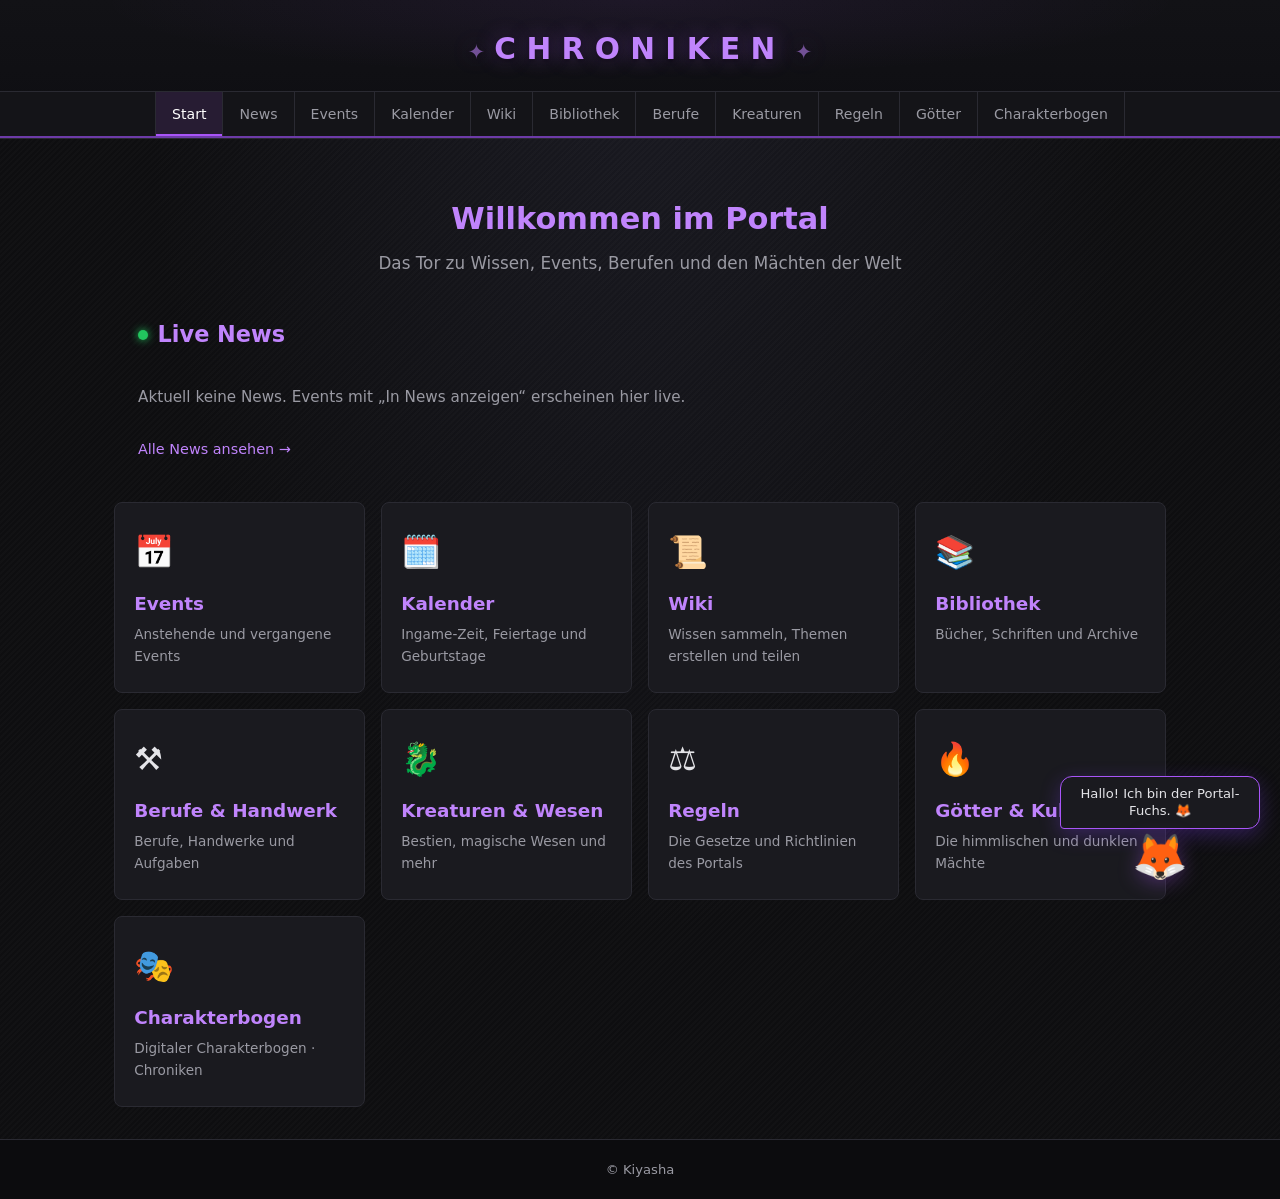
<file: index.html>
<!DOCTYPE html>
<html lang="de">
<head>
  <meta charset="UTF-8">
  <meta name="viewport" content="width=device-width, initial-scale=1.0">
  <title>Chroniken – Start</title>
  <link rel="stylesheet" href="style.css">
  <style>
    .live-news {
      max-width: 1100px;
      margin: 0 auto 2.5rem;
      padding: 0 1.5rem;
    }
    .live-news h2 {
      color: var(--purple-bright);
      font-size: 1.4rem;
      margin-bottom: 1rem;
      display: flex;
      align-items: center;
      gap: 0.6rem;
    }
    .live-news h2 .live-dot {
      width: 10px;
      height: 10px;
      background: #22c55e;
      border-radius: 50%;
      box-shadow: 0 0 8px #22c55e;
      animation: pulse 1.5s infinite;
    }
    @keyframes pulse {
      0%, 100% { opacity: 1; }
      50% { opacity: 0.4; }
    }
    .news-strip { display: flex; flex-direction: column; gap: 0.8rem; }
    .news-item {
      background: var(--bg-card);
      border: 1px solid var(--border);
      border-radius: 12px;
      padding: 1rem 1.2rem;
      transition: border-color 0.2s;
    }
    .news-item:hover { border-color: var(--purple); }
    .news-item h3 { color: var(--purple-bright); font-size: 1.05rem; margin-bottom: 0.25rem; }
    .news-item .meta { font-size: 0.8rem; color: var(--text-muted); margin-bottom: 0.4rem; }
    .news-item p {
      color: var(--text);
      font-size: 0.92rem;
      display: -webkit-box;
      -webkit-line-clamp: 2;
      -webkit-box-orient: vertical;
      overflow: hidden;
    }
    .news-empty { color: var(--text-muted); font-size: 0.95rem; padding: 1rem 0; }
    .news-more {
      margin-top: 0.8rem;
      display: inline-block;
      color: var(--purple-bright);
      font-size: 0.9rem;
      text-decoration: none;
    }
    .news-more:hover { text-decoration: underline; }

    /* ===== FUCHS & VAMPIR ===== */
    .critter {
      position: fixed;
      z-index: 500;
      display: flex;
      flex-direction: column;
      align-items: center;
      gap: 6px;
      pointer-events: none;
      transition: left 0.55s cubic-bezier(0.34, 1.4, 0.64, 1),
                  top 0.55s cubic-bezier(0.34, 1.4, 0.64, 1),
                  opacity 0.5s, transform 0.4s;
    }
    .critter .bubble {
      background: var(--bg-card);
      border: 1px solid var(--purple);
      color: var(--text);
      padding: 8px 12px;
      border-radius: 12px 12px 12px 4px;
      font-size: 0.82rem;
      max-width: 200px;
      box-shadow: 0 6px 20px rgba(124, 58, 237, 0.3);
      opacity: 0;
      transform: translateY(6px) scale(0.95);
      transition: opacity 0.3s, transform 0.3s;
      line-height: 1.35;
      pointer-events: none;
      text-align: center;
    }
    .critter .bubble.show {
      opacity: 1;
      transform: translateY(0) scale(1);
    }
    .critter.vamp .bubble {
      border-color: #9f1239;
      box-shadow: 0 6px 20px rgba(159, 18, 57, 0.35);
    }
    .critter .emoji {
      font-size: 2.8rem;
      line-height: 1;
      cursor: pointer;
      pointer-events: auto;
      user-select: none;
      filter: drop-shadow(0 4px 10px rgba(168, 85, 247, 0.35));
      animation: bob 2.4s ease-in-out infinite;
      transition: transform 0.2s;
    }
    .critter.vamp .emoji {
      filter: drop-shadow(0 4px 10px rgba(159, 18, 57, 0.45));
      animation: vamp-bob 2.2s ease-in-out infinite;
    }
    .critter .emoji:hover { transform: scale(1.15) rotate(-8deg); }
    .critter.hiding {
      opacity: 0;
      transform: scale(0.5);
      pointer-events: none;
    }
    .critter.chase .emoji {
      animation: spin-run 0.4s linear infinite;
    }
    @keyframes bob {
      0%, 100% { transform: translateY(0); }
      50% { transform: translateY(-7px); }
    }
    @keyframes vamp-bob {
      0%, 100% { transform: translateY(0) rotate(0); }
      50% { transform: translateY(-5px) rotate(4deg); }
    }
    @keyframes spin-run {
      0% { transform: rotate(0) scale(1.05); }
      50% { transform: rotate(12deg) scale(1.1); }
      100% { transform: rotate(0) scale(1.05); }
    }
    @media (max-width: 600px) {
      .critter .emoji { font-size: 2.3rem; }
      .critter .bubble { max-width: 160px; font-size: 0.78rem; }
    }
  </style>
</head>
<body>
  <div class="bg-overlay"></div>
    <header>
    <div class="logo-wrap">
      <div class="logo">Chroniken</div>
    </div>
    <nav>
      <a href="index.html" class="active">Start</a>
      <a href="news.html">News</a>
      <a href="events.html">Events</a>
      <a href="kalender.html">Kalender</a>
      <a href="wiki.html">Wiki</a>
      <a href="bibliothek.html">Bibliothek</a>
      <a href="berufe.html">Berufe</a>
      <a href="kreaturen.html">Kreaturen</a>
      <a href="regeln.html">Regeln</a>
      <a href="goetter.html">Götter</a>
      <a href="charakterbogen.html">Charakterbogen</a>
    </nav>
  </header>

  <main class="portal-main">
    <section class="hero">
      <h1>Willkommen im Portal</h1>
      <p class="subtitle">Das Tor zu Wissen, Events, Berufen und den Mächten der Welt</p>
    </section>

    <section class="live-news">
      <h2><span class="live-dot"></span> Live News</h2>
      <div class="news-strip" id="liveNews"></div>
      <a href="news.html" class="news-more">Alle News ansehen →</a>
    </section>

    <div class="portal-gates">
      <a href="events.html" class="gate">
        <span class="gate-icon">📅</span>
        <h2>Events</h2>
        <p>Anstehende und vergangene Events</p>
      </a>
      <a href="kalender.html" class="gate">
        <span class="gate-icon">🗓️</span>
        <h2>Kalender</h2>
        <p>Ingame-Zeit, Feiertage und Geburtstage</p>
      </a>
      <a href="wiki.html" class="gate">
        <span class="gate-icon">📜</span>
        <h2>Wiki</h2>
        <p>Wissen sammeln, Themen erstellen und teilen</p>
      </a>
      <a href="bibliothek.html" class="gate">
        <span class="gate-icon">📚</span>
        <h2>Bibliothek</h2>
        <p>Bücher, Schriften und Archive</p>
      </a>
      <a href="berufe.html" class="gate">
        <span class="gate-icon">⚒️</span>
        <h2>Berufe & Handwerk</h2>
        <p>Berufe, Handwerke und Aufgaben</p>
      </a>
      <a href="kreaturen.html" class="gate">
        <span class="gate-icon">🐉</span>
        <h2>Kreaturen & Wesen</h2>
        <p>Bestien, magische Wesen und mehr</p>
      </a>
      <a href="regeln.html" class="gate">
        <span class="gate-icon">⚖️</span>
        <h2>Regeln</h2>
        <p>Die Gesetze und Richtlinien des Portals</p>
      </a>
      <a href="goetter.html" class="gate">
        <span class="gate-icon">🔥</span>
        <h2>Götter & Kulte</h2>
        <p>Die himmlischen und dunklen Mächte</p>
      </a>
      <a href="charakterbogen.html" class="gate">
        <span class="gate-icon">🎭</span>
        <h2>Charakterbogen</h2>
        <p>Digitaler Charakterbogen · Chroniken</p>
      </a>
    </div>
  </main>

  <footer>
    <p>© Kiyasha</p>
  </footer>

  <!-- FUCHS -->
  <div class="critter" id="fox" style="bottom:20px; right:20px; left:auto; top:auto;">
    <div class="bubble" id="foxBubble"></div>
    <div class="emoji" id="foxEmoji" title="Fuchs – klick mich!">🦊</div>
  </div>

  <!-- VAMPIR (versteckt, kommt ab und zu) -->
  <div class="critter vamp hiding" id="vamp" style="bottom:20px; left:20px; right:auto; top:auto;">
    <div class="bubble" id="vampBubble"></div>
    <div class="emoji" id="vampEmoji" title="Vampir!">🧛</div>
  </div>

  <script>
    // ===== LIVE NEWS =====
    (function() {
      const EVENTS_KEY = "portal_events";
      function loadEvents() {
        try { return JSON.parse(localStorage.getItem(EVENTS_KEY)) || []; }
        catch { return []; }
      }
      function escapeHtml(s) {
        return String(s)
          .replace(/&/g,"&amp;").replace(/</g,"&lt;")
          .replace(/>/g,"&gt;").replace(/"/g,"&quot;");
      }
      const events = loadEvents()
        .filter(e => e.showInNews)
        .sort((a,b) => b.updated - a.updated)
        .slice(0, 4);
      const box = document.getElementById("liveNews");
      if (!events.length) {
        box.innerHTML = '<p class="news-empty">Aktuell keine News. Events mit „In News anzeigen“ erscheinen hier live.</p>';
        return;
      }
      box.innerHTML = events.map(e => {
        const meta = e.date ? "📅 " + escapeHtml(e.date) : new Date(e.updated).toLocaleString("de-DE");
        return `<div class="news-item">
          <h3>${escapeHtml(e.title)}</h3>
          <div class="meta">${meta}</div>
          <p>${escapeHtml(e.content || "")}</p>
        </div>`;
      }).join("");
    })();

    // ===== FUCHS + VAMPIR KATZ & MAUS =====
    (function() {
      const foxSprueche = [
        "Na? Schon wieder nur schauen?",
        "Ich bin der Fuchs. Benehmen!",
        "Frechheit siegt. Immer.",
        "Portal hin, Portal her – wo bleibt mein Leckerli?",
        "Du scrollst, ich beobachte.",
        "Regeln? Kenne ich. Halte ich mich dran? Nö.",
        "Psst… in der Bibliothek liegt was Spannendes.",
        "Noch ein Klick und ich erzähl dir ein Geheimnis."
      ];
      const vampSprueche = [
        "Ich suche… den Fuchs. 🩸",
        "Nacht ist mein Freund.",
        "Wo ist das flauschige Ding?",
        "Blut… oder Beeren? Beides geht.",
        "Das Portal gehört auch mir!",
        "Fang mich – wenn du kannst.",
        "Ich komme nur vorbei… oder?"
      ];
      const chaseDialoge = [
        { fox: "Nicht schon wieder du!!", vamp: "Diesmal erwisch ich dich!" },
        { fox: "Zu langsam, Zahnarzt!", vamp: "Steh still, Flauschi!" },
        { fox: "Katz und Maus – und ich bin die Maus die gewinnt!", vamp: "Wir sehen uns in der Nacht…" },
        { fox: "Haha, verfehlt!", vamp: "Nächstes Mal…" },
        { fox: "Lauf, was das Zeug hält!", vamp: "Ich bin schneller als du denkst!" }
      ];

      const foxEl = document.getElementById("fox");
      const vampEl = document.getElementById("vamp");
      const foxBubble = document.getElementById("foxBubble");
      const vampBubble = document.getElementById("vampBubble");
      const foxEmoji = document.getElementById("foxEmoji");
      const vampEmoji = document.getElementById("vampEmoji");

      let foxTimer, vampTimer;
      let chasing = false;

      function say(bubble, text, ms) {
        bubble.textContent = text;
        bubble.classList.add("show");
        clearTimeout(bubble._t);
        bubble._t = setTimeout(() => bubble.classList.remove("show"), ms || 4000);
      }

      function rand(arr) {
        return arr[Math.floor(Math.random() * arr.length)];
      }

      function place(el, xPct, yPct) {
        // clear corners
        el.style.left = el.style.right = el.style.top = el.style.bottom = "auto";
        const w = window.innerWidth;
        const h = window.innerHeight;
        const x = Math.max(10, Math.min(w - 90, (xPct / 100) * w));
        const y = Math.max(60, Math.min(h - 100, (yPct / 100) * h));
        el.style.left = x + "px";
        el.style.top = y + "px";
      }

      function randomCorner(el) {
        const spots = [
          [5, 85], [90, 85], [5, 70], [88, 70],
          [10, 50], [85, 55], [50, 80], [70, 75]
        ];
        const s = rand(spots);
        place(el, s[0], s[1]);
      }

      // --- Fuchs idle ---
      function foxIdleSay() {
        if (chasing) return;
        say(foxBubble, rand(foxSprueche));
      }

      foxEmoji.addEventListener("click", () => {
        if (chasing) return;
        say(foxBubble, rand(foxSprueche));
      });

      // --- Vampir erscheint / verschwindet ---
      function showVamp() {
        if (chasing) return;
        vampEl.classList.remove("hiding");
        randomCorner(vampEl);
        setTimeout(() => say(vampBubble, rand(vampSprueche), 3500), 400);
        // nach 8–14s entweder jagen oder wieder weg
        setTimeout(() => {
          if (Math.random() < 0.65) startChase();
          else hideVamp();
        }, 8000 + Math.random() * 6000);
      }

      function hideVamp() {
        say(vampBubble, "Bis später… 🌙", 2000);
        setTimeout(() => {
          vampEl.classList.add("hiding");
          scheduleVamp();
        }, 1500);
      }

      function scheduleVamp() {
        // alle 25–50 Sekunden kommt der Vampir
        const delay = 25000 + Math.random() * 25000;
        setTimeout(showVamp, delay);
      }

      // --- Katz & Maus Jagd ---
      function startChase() {
        if (chasing) return;
        chasing = true;
        foxEl.classList.add("chase");
        vampEl.classList.add("chase");

        const d = rand(chaseDialoge);
        say(foxBubble, d.fox, 3000);
        say(vampBubble, d.vamp, 3000);

        let steps = 0;
        const maxSteps = 6 + Math.floor(Math.random() * 4);

        function step() {
          steps++;
          // Vampir jagt Richtung Fuchs, Fuchs weicht aus
          const foxRect = foxEl.getBoundingClientRect();
          const vampRect = vampEl.getBoundingClientRect();

          // Fuchs flieht in andere Ecke
          const fleeSpots = [
            [8, 80], [88, 82], [12, 45], [80, 50], [50, 85], [25, 70], [70, 65]
          ];
          const fs = rand(fleeSpots);
          place(foxEl, fs[0], fs[1]);

          // Vampir folgt leicht verzögert in ähnliche Richtung
          setTimeout(() => {
            place(vampEl,
              Math.max(5, Math.min(90, fs[0] + (Math.random() * 20 - 10))),
              Math.max(40, Math.min(88, fs[1] + (Math.random() * 15 - 5)))
            );
          }, 280);

          if (steps < maxSteps) {
            setTimeout(step, 700 + Math.random() * 400);
          } else {
            endChase();
          }
        }

        setTimeout(step, 600);
      }

      function endChase() {
        const foxWins = Math.random() < 0.6;
        if (foxWins) {
          say(foxBubble, "Haha! Zu langsam, Zahnfee!", 4000);
          say(vampBubble, "Argh… nächstes Mal.", 3500);
        } else {
          say(vampBubble, "Beinahe… du hast Glück gehabt.", 4000);
          say(foxBubble, "Nur beinahe zählt nicht!", 3500);
        }
        foxEl.classList.remove("chase");
        vampEl.classList.remove("chase");
        setTimeout(() => {
          chasing = false;
          hideVamp();
          // Fuchs zurück in die Ecke
          foxEl.style.left = foxEl.style.top = "auto";
          foxEl.style.right = "20px";
          foxEl.style.bottom = "20px";
        }, 3500);
      }

      // Start
      setTimeout(() => say(foxBubble, "Hallo! Ich bin der Portal-Fuchs. 🦊", 4000), 1000);
      setInterval(foxIdleSay, 16000);
      // erster Vampir-Auftritt nach 12–20 Sekunden
      setTimeout(showVamp, 12000 + Math.random() * 8000);
    })();
  </script>
</body>
</html>
</file>
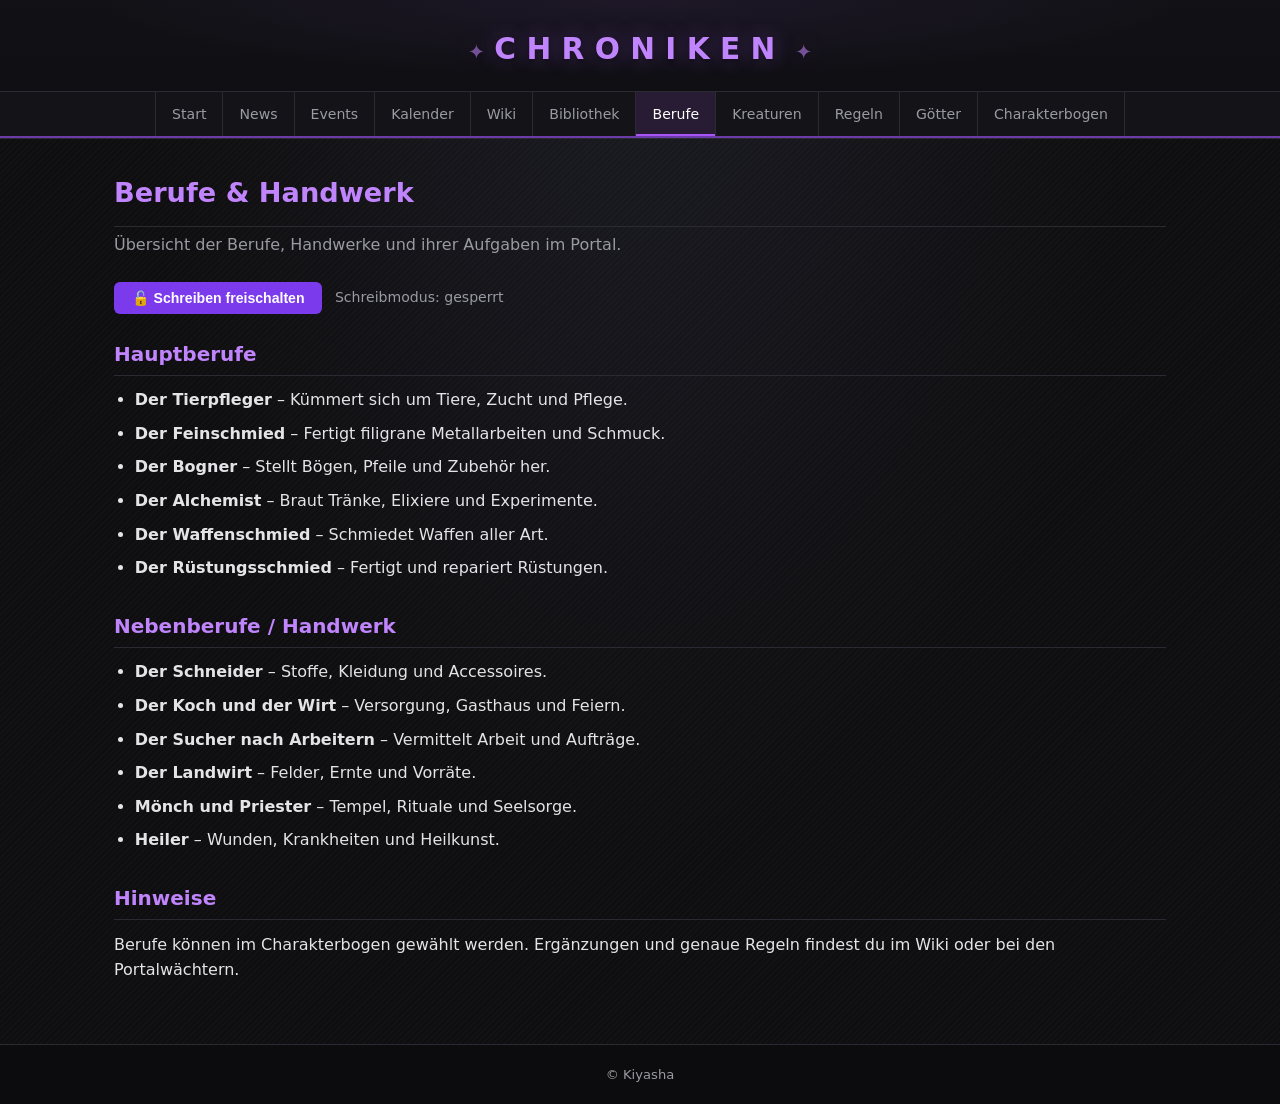
<file: berufe.html>
<!DOCTYPE html>
<html lang="de">
<head>
  <meta charset="UTF-8">
  <meta name="viewport" content="width=device-width, initial-scale=1.0">
  <title>Berufe & Handwerk – Chroniken</title>
  <link rel="stylesheet" href="style.css">
</head>
<body>
  <div class="bg-overlay"></div>
    <header>
    <div class="logo-wrap">
      <div class="logo">Chroniken</div>
    </div>
    <nav>
      <a href="index.html">Start</a>
      <a href="news.html">News</a>
      <a href="events.html">Events</a>
      <a href="kalender.html">Kalender</a>
      <a href="wiki.html">Wiki</a>
      <a href="bibliothek.html">Bibliothek</a>
      <a href="berufe.html" class="active">Berufe</a>
      <a href="kreaturen.html">Kreaturen</a>
      <a href="regeln.html">Regeln</a>
      <a href="goetter.html">Götter</a>
      <a href="charakterbogen.html">Charakterbogen</a>
    </nav>
  </header>

  <main>
    <h1 class="page-title">Berufe & Handwerk</h1>
    <p class="page-desc">Übersicht der Berufe, Handwerke und ihrer Aufgaben im Portal.</p>

    <div class="wiki-controls">
      <button class="btn" id="btnUnlock">🔓 Schreiben freischalten</button>
      <button class="btn secondary" id="btnEdit" style="display:none;">Bearbeiten</button>
      <button class="btn secondary" id="btnLock" style="display:none;">🔒 Sperren</button>
      <span class="status" id="status">Schreibmodus: gesperrt</span>
    </div>

    <div id="contentView">
      <div id="pageContent"></div>
    </div>

    <div class="editor-area" id="editorArea">
      <div class="card">
        <h3>Berufe & Handwerk bearbeiten</h3>
        <p style="color:var(--text-muted); font-size:0.9rem; margin-bottom:1rem;">
          HTML möglich (z.B. &lt;h2&gt;, &lt;ul&gt;, &lt;li&gt;, &lt;p&gt;, &lt;strong&gt;).
        </p>
        <div class="form-group">
          <label for="inputContent">Inhalt</label>
          <textarea id="inputContent" style="min-height:420px;"></textarea>
        </div>
        <div style="display:flex; gap:0.8rem;">
          <button class="btn" id="btnSave">Speichern</button>
          <button class="btn secondary" id="btnCancel">Abbrechen</button>
        </div>
      </div>
    </div>
  </main>

  <div class="modal-overlay" id="pwModal">
    <div class="modal">
      <h3>Schreibmodus freischalten</h3>
      <p style="color:var(--text-muted); margin-bottom:1rem; font-size:0.9rem;">
        Passwort eingeben, um Berufe & Handwerk zu bearbeiten.
      </p>
      <div class="form-group">
        <input type="password" id="pwInput" placeholder="Passwort..." autocomplete="off">
      </div>
      <div class="modal-actions">
        <button class="btn" id="pwConfirm">Freischalten</button>
        <button class="btn secondary" id="pwCancel">Abbrechen</button>
      </div>
    </div>
  </div>

  <footer>
    <p>© Kiyasha</p>
  </footer>

  <script>
    const PASSWORD = "portal123";
    const STORAGE_KEY = "portal_berufe_content";

    const DEFAULT_CONTENT = `
<div class="content-block">
  <h2>Hauptberufe</h2>
  <ul>
    <li><strong>Der Tierpfleger</strong> – Kümmert sich um Tiere, Zucht und Pflege.</li>
    <li><strong>Der Feinschmied</strong> – Fertigt filigrane Metallarbeiten und Schmuck.</li>
    <li><strong>Der Bogner</strong> – Stellt Bögen, Pfeile und Zubehör her.</li>
    <li><strong>Der Alchemist</strong> – Braut Tränke, Elixiere und Experimente.</li>
    <li><strong>Der Waffenschmied</strong> – Schmiedet Waffen aller Art.</li>
    <li><strong>Der Rüstungsschmied</strong> – Fertigt und repariert Rüstungen.</li>
  </ul>
</div>

<div class="content-block">
  <h2>Nebenberufe / Handwerk</h2>
  <ul>
    <li><strong>Der Schneider</strong> – Stoffe, Kleidung und Accessoires.</li>
    <li><strong>Der Koch und der Wirt</strong> – Versorgung, Gasthaus und Feiern.</li>
    <li><strong>Der Sucher nach Arbeitern</strong> – Vermittelt Arbeit und Aufträge.</li>
    <li><strong>Der Landwirt</strong> – Felder, Ernte und Vorräte.</li>
    <li><strong>Mönch und Priester</strong> – Tempel, Rituale und Seelsorge.</li>
    <li><strong>Heiler</strong> – Wunden, Krankheiten und Heilkunst.</li>
  </ul>
</div>

<div class="content-block">
  <h2>Hinweise</h2>
  <p>
    Berufe können im Charakterbogen gewählt werden. Ergänzungen und genaue Regeln
    findest du im Wiki oder bei den Portalwächtern.
  </p>
</div>
`.trim();

    let unlocked = false;
    const contentEl = document.getElementById("pageContent");
    const contentView = document.getElementById("contentView");
    const editorArea = document.getElementById("editorArea");
    const statusEl = document.getElementById("status");
    const btnUnlock = document.getElementById("btnUnlock");
    const btnEdit = document.getElementById("btnEdit");
    const btnLock = document.getElementById("btnLock");
    const pwModal = document.getElementById("pwModal");
    const pwInput = document.getElementById("pwInput");
    const inputContent = document.getElementById("inputContent");

    function loadContent() {
      const saved = localStorage.getItem(STORAGE_KEY);
      return saved !== null ? saved : DEFAULT_CONTENT;
    }
    function saveContent(html) { localStorage.setItem(STORAGE_KEY, html); }
    function render() { contentEl.innerHTML = loadContent(); }

    function setUnlocked(state) {
      unlocked = state;
      statusEl.textContent = state ? "Schreibmodus: freigeschaltet" : "Schreibmodus: gesperrt";
      statusEl.classList.toggle("unlocked", state);
      btnUnlock.style.display = state ? "none" : "inline-block";
      btnEdit.style.display = state ? "inline-block" : "none";
      btnLock.style.display = state ? "inline-block" : "none";
    }

    function openEditor() {
      inputContent.value = loadContent();
      contentView.style.display = "none";
      editorArea.classList.add("visible");
      inputContent.focus();
    }
    function closeEditor() {
      editorArea.classList.remove("visible");
      contentView.style.display = "block";
      render();
    }

    btnUnlock.addEventListener("click", () => {
      pwModal.classList.add("open");
      pwInput.value = "";
      pwInput.focus();
    });
    document.getElementById("pwCancel").addEventListener("click", () => pwModal.classList.remove("open"));
    document.getElementById("pwConfirm").addEventListener("click", () => {
      if (pwInput.value === PASSWORD) {
        setUnlocked(true);
        pwModal.classList.remove("open");
      } else {
        alert("Falsches Passwort.");
        pwInput.value = "";
        pwInput.focus();
      }
    });
    pwInput.addEventListener("keydown", e => {
      if (e.key === "Enter") document.getElementById("pwConfirm").click();
    });
    btnLock.addEventListener("click", () => setUnlocked(false));
    btnEdit.addEventListener("click", openEditor);
    document.getElementById("btnSave").addEventListener("click", () => {
      saveContent(inputContent.value);
      closeEditor();
    });
    document.getElementById("btnCancel").addEventListener("click", closeEditor);

    render();
  </script>
</body>
</html>
</file>
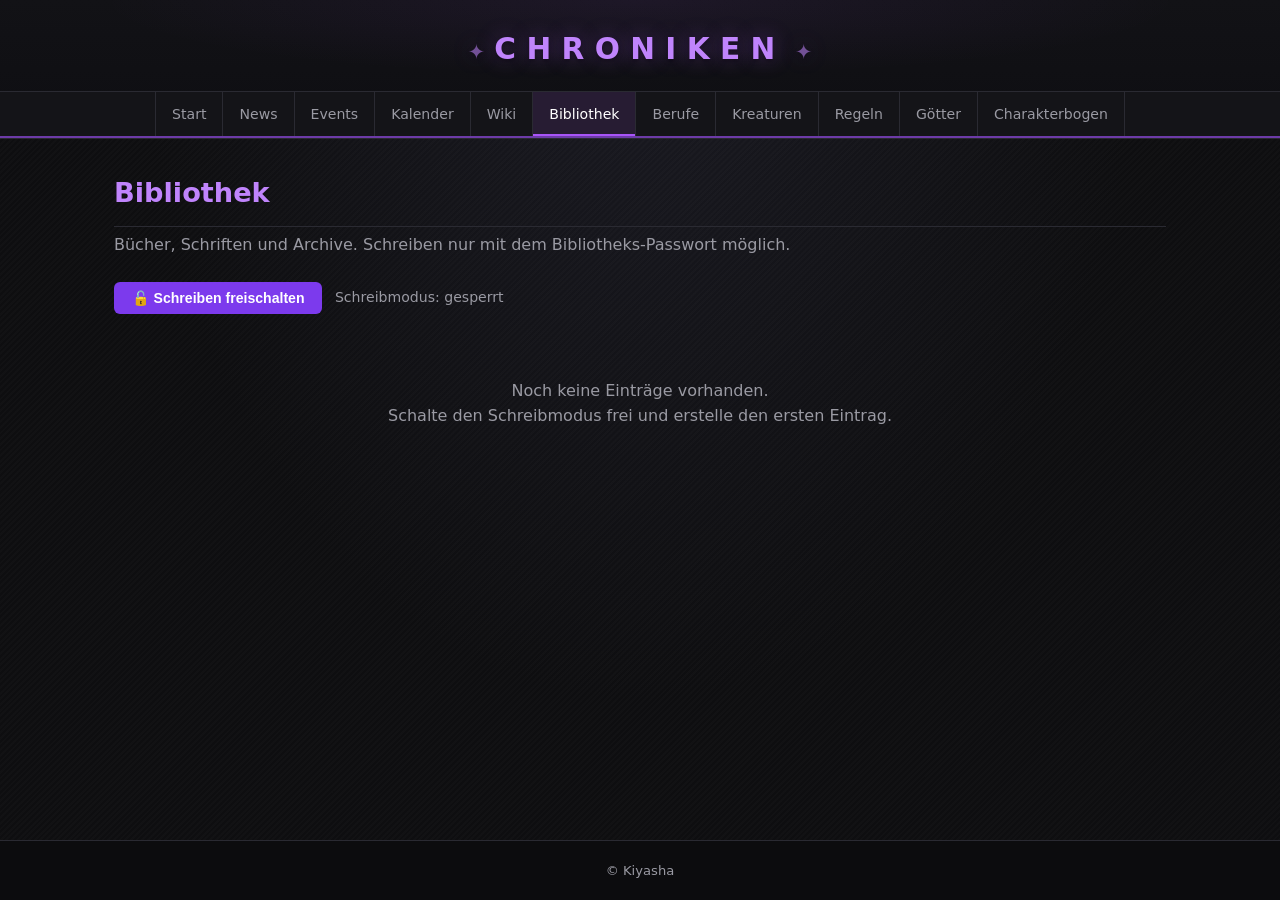
<file: bibliothek.html>
<!DOCTYPE html>
<html lang="de">
<head>
  <meta charset="UTF-8">
  <meta name="viewport" content="width=device-width, initial-scale=1.0">
  <title>Bibliothek – Chroniken</title>
  <link rel="stylesheet" href="style.css">
</head>
<body>
  <div class="bg-overlay"></div>
    <header>
    <div class="logo-wrap">
      <div class="logo">Chroniken</div>
    </div>
    <nav>
      <a href="index.html">Start</a>
      <a href="news.html">News</a>
      <a href="events.html">Events</a>
      <a href="kalender.html">Kalender</a>
      <a href="wiki.html">Wiki</a>
      <a href="bibliothek.html" class="active">Bibliothek</a>
      <a href="berufe.html">Berufe</a>
      <a href="kreaturen.html">Kreaturen</a>
      <a href="regeln.html">Regeln</a>
      <a href="goetter.html">Götter</a>
      <a href="charakterbogen.html">Charakterbogen</a>
    </nav>
  </header>

  <main>
    <h1 class="page-title">Bibliothek</h1>
    <p class="page-desc">Bücher, Schriften und Archive. Schreiben nur mit dem Bibliotheks-Passwort möglich.</p>

    <div class="wiki-controls">
      <button class="btn" id="btnUnlock">🔓 Schreiben freischalten</button>
      <button class="btn secondary" id="btnNewTopic" style="display:none;">+ Neuer Eintrag</button>
      <button class="btn secondary" id="btnLock" style="display:none;">🔒 Sperren</button>
      <span class="status" id="status">Schreibmodus: gesperrt</span>
    </div>

    <div id="listView">
      <ul class="topic-list" id="topicList"></ul>
      <div class="empty" id="emptyState" style="display:none;">
        Noch keine Einträge vorhanden.<br>
        Schalte den Schreibmodus frei und erstelle den ersten Eintrag.
      </div>
    </div>

    <div id="viewTopic" style="display:none;">
      <div class="card">
        <h2 id="viewTitle"></h2>
        <div class="topic-meta" id="viewMeta"></div>
        <div class="topic-content" id="viewContent"></div>
        <div class="topic-actions" id="viewActions" style="display:none;">
          <button class="btn" id="btnEdit">Bearbeiten</button>
          <button class="btn danger" id="btnDelete">Löschen</button>
        </div>
        <button class="btn secondary" id="btnBack" style="margin-top:1rem;">← Zurück zur Liste</button>
      </div>
    </div>

    <div class="editor-area" id="editorArea">
      <div class="card">
        <h3 id="editorTitle">Neuer Eintrag</h3>
        <div class="form-group">
          <label for="inputTitle">Titel</label>
          <input type="text" id="inputTitle" placeholder="Titel des Eintrags...">
        </div>
        <div class="form-group">
          <label for="inputContent">Inhalt</label>
          <textarea id="inputContent" placeholder="Schreibe hier den Inhalt..."></textarea>
        </div>
        <div style="display:flex; gap:0.8rem;">
          <button class="btn" id="btnSave">Speichern</button>
          <button class="btn secondary" id="btnCancel">Abbrechen</button>
        </div>
      </div>
    </div>
  </main>

  <div class="modal-overlay" id="pwModal">
    <div class="modal">
      <h3>Schreibmodus freischalten</h3>
      <p style="color:var(--text-muted); margin-bottom:1rem; font-size:0.9rem;">
        Bibliotheks-Passwort eingeben, um Einträge zu erstellen und zu bearbeiten.
      </p>
      <div class="form-group">
        <input type="password" id="pwInput" placeholder="Passwort..." autocomplete="off">
      </div>
      <div class="modal-actions">
        <button class="btn" id="pwConfirm">Freischalten</button>
        <button class="btn secondary" id="pwCancel">Abbrechen</button>
      </div>
    </div>
  </div>

  <footer>
    <p>© Kiyasha</p>
  </footer>

  <script>
    // ===== Eigenes Passwort für die Bibliothek =====
    const PASSWORD = "bibliothek456";     // <-- anderes Passwort als Wiki
    const STORAGE_KEY = "portal_bibliothek_topics";

    let unlocked = false;
    let editingId = null;

    const topicList   = document.getElementById("topicList");
    const emptyState  = document.getElementById("emptyState");
    const listView    = document.getElementById("listView");
    const viewTopic   = document.getElementById("viewTopic");
    const editorArea  = document.getElementById("editorArea");
    const statusEl    = document.getElementById("status");
    const btnUnlock   = document.getElementById("btnUnlock");
    const btnNewTopic = document.getElementById("btnNewTopic");
    const btnLock     = document.getElementById("btnLock");
    const pwModal     = document.getElementById("pwModal");
    const pwInput     = document.getElementById("pwInput");

    function loadTopics() {
      try {
        return JSON.parse(localStorage.getItem(STORAGE_KEY)) || [];
      } catch {
        return [];
      }
    }

    function saveTopics(topics) {
      localStorage.setItem(STORAGE_KEY, JSON.stringify(topics));
    }

    function renderList() {
      const topics = loadTopics().sort((a, b) => b.updated - a.updated);
      topicList.innerHTML = "";

      if (topics.length === 0) {
        emptyState.style.display = "block";
        return;
      }
      emptyState.style.display = "none";

      topics.forEach(t => {
        const li = document.createElement("li");
        const date = new Date(t.updated).toLocaleString("de-DE");
        li.innerHTML = `
          <a href="#" data-id="${t.id}">
            <strong>${escapeHtml(t.title)}</strong>
            <div class="topic-meta">Zuletzt geändert: ${date}</div>
          </a>`;
        li.querySelector("a").addEventListener("click", e => {
          e.preventDefault();
          showTopic(t.id);
        });
        topicList.appendChild(li);
      });
    }

    function escapeHtml(str) {
      return str
        .replace(/&/g, "&amp;")
        .replace(/</g, "&lt;")
        .replace(/>/g, "&gt;")
        .replace(/"/g, "&quot;");
    }

    function showTopic(id) {
      const topics = loadTopics();
      const t = topics.find(x => x.id === id);
      if (!t) return;

      document.getElementById("viewTitle").textContent = t.title;
      document.getElementById("viewMeta").textContent =
        "Zuletzt geändert: " + new Date(t.updated).toLocaleString("de-DE");
      document.getElementById("viewContent").textContent = t.content;

      const actions = document.getElementById("viewActions");
      actions.style.display = unlocked ? "flex" : "none";

      listView.style.display = "none";
      editorArea.classList.remove("visible");
      viewTopic.style.display = "block";

      document.getElementById("btnEdit").onclick = () => openEditor(t);
      document.getElementById("btnDelete").onclick = () => {
        if (confirm("Eintrag wirklich löschen?")) {
          const filtered = topics.filter(x => x.id !== id);
          saveTopics(filtered);
          showList();
        }
      };
    }

    function showList() {
      viewTopic.style.display = "none";
      editorArea.classList.remove("visible");
      listView.style.display = "block";
      renderList();
    }

    function openEditor(topic = null) {
      editingId = topic ? topic.id : null;
      document.getElementById("editorTitle").textContent =
        topic ? "Eintrag bearbeiten" : "Neuer Eintrag";
      document.getElementById("inputTitle").value = topic ? topic.title : "";
      document.getElementById("inputContent").value = topic ? topic.content : "";

      listView.style.display = "none";
      viewTopic.style.display = "none";
      editorArea.classList.add("visible");
      document.getElementById("inputTitle").focus();
    }

    function saveTopic() {
      const title = document.getElementById("inputTitle").value.trim();
      const content = document.getElementById("inputContent").value.trim();

      if (!title) {
        alert("Bitte einen Titel eingeben.");
        return;
      }

      const topics = loadTopics();
      const now = Date.now();

      if (editingId) {
        const t = topics.find(x => x.id === editingId);
        if (t) {
          t.title = title;
          t.content = content;
          t.updated = now;
        }
      } else {
        topics.push({
          id: "b_" + now + "_" + Math.random().toString(36).slice(2, 7),
          title,
          content,
          created: now,
          updated: now
        });
      }

      saveTopics(topics);
      showList();
    }

    function setUnlocked(state) {
      unlocked = state;
      statusEl.textContent = state ? "Schreibmodus: freigeschaltet" : "Schreibmodus: gesperrt";
      statusEl.classList.toggle("unlocked", state);
      btnUnlock.style.display = state ? "none" : "inline-block";
      btnNewTopic.style.display = state ? "inline-block" : "none";
      btnLock.style.display = state ? "inline-block" : "none";
    }

    btnUnlock.addEventListener("click", () => {
      pwModal.classList.add("open");
      pwInput.value = "";
      pwInput.focus();
    });

    document.getElementById("pwCancel").addEventListener("click", () => {
      pwModal.classList.remove("open");
    });

    document.getElementById("pwConfirm").addEventListener("click", () => {
      if (pwInput.value === PASSWORD) {
        setUnlocked(true);
        pwModal.classList.remove("open");
      } else {
        alert("Falsches Passwort.");
        pwInput.value = "";
        pwInput.focus();
      }
    });

    pwInput.addEventListener("keydown", e => {
      if (e.key === "Enter") document.getElementById("pwConfirm").click();
    });

    btnLock.addEventListener("click", () => setUnlocked(false));
    btnNewTopic.addEventListener("click", () => openEditor());
    document.getElementById("btnSave").addEventListener("click", saveTopic);
    document.getElementById("btnCancel").addEventListener("click", showList);
    document.getElementById("btnBack").addEventListener("click", showList);

    renderList();
  </script>
</body>
</html>
</file>
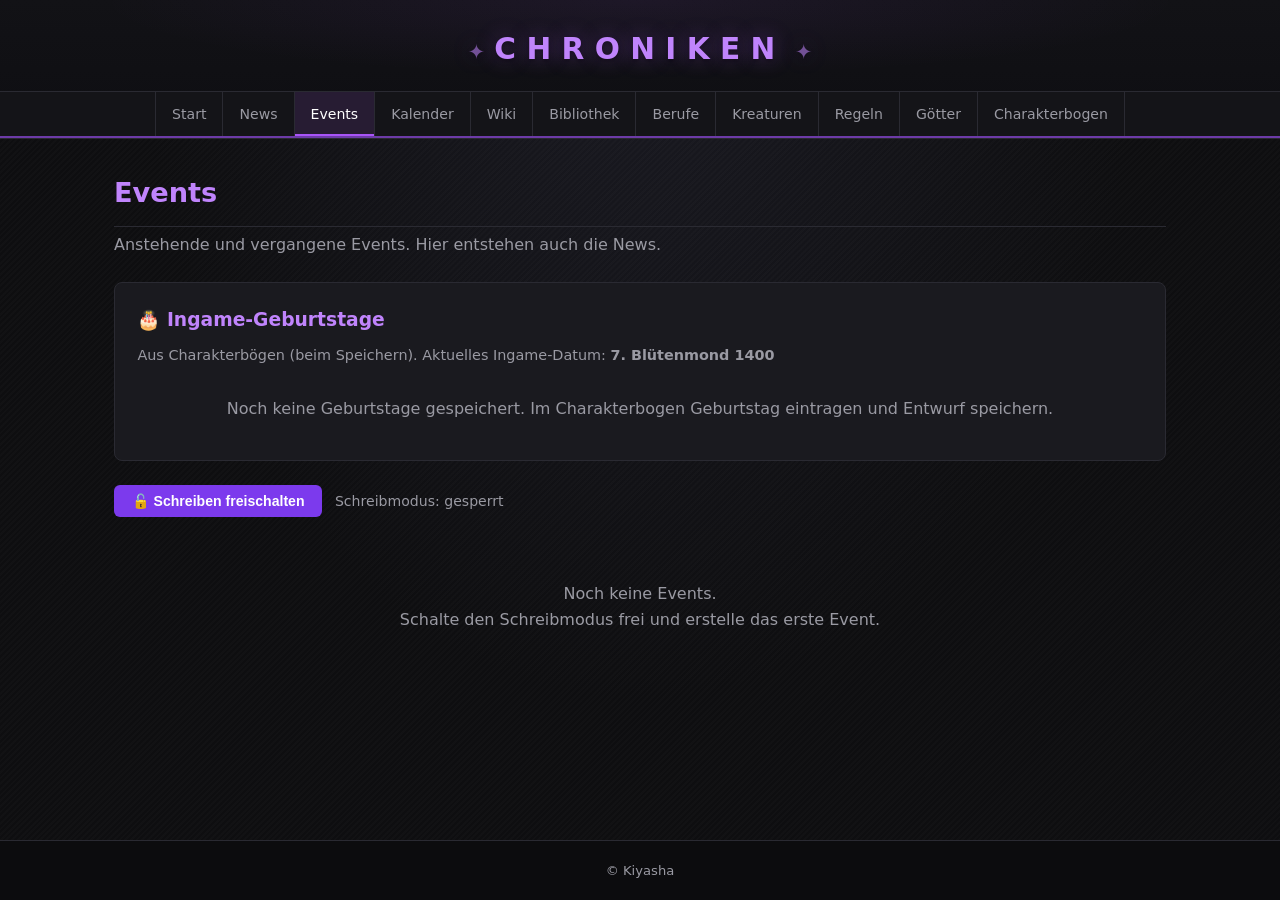
<file: events.html>
<!DOCTYPE html>
<html lang="de">
<head>
  <meta charset="UTF-8">
  <meta name="viewport" content="width=device-width, initial-scale=1.0">
  <title>Events – Chroniken</title>
  <link rel="stylesheet" href="style.css">
</head>
<body>
  <div class="bg-overlay"></div>
    <header>
    <div class="logo-wrap">
      <div class="logo">Chroniken</div>
    </div>
    <nav>
      <a href="index.html">Start</a>
      <a href="news.html">News</a>
      <a href="events.html" class="active">Events</a>
      <a href="kalender.html">Kalender</a>
      <a href="wiki.html">Wiki</a>
      <a href="bibliothek.html">Bibliothek</a>
      <a href="berufe.html">Berufe</a>
      <a href="kreaturen.html">Kreaturen</a>
      <a href="regeln.html">Regeln</a>
      <a href="goetter.html">Götter</a>
      <a href="charakterbogen.html">Charakterbogen</a>
    </nav>
  </header>

  <main>
    <h1 class="page-title">Events</h1>
    <p class="page-desc">Anstehende und vergangene Events. Hier entstehen auch die News.</p>

    <div class="card" id="birthdaySection" style="margin-bottom:1.5rem;">
      <h3 style="margin-bottom:0.6rem;">🎂 Ingame-Geburtstage</h3>
      <p style="color:var(--text-muted);font-size:0.9rem;margin-bottom:0.8rem;">
        Aus Charakterbögen (beim Speichern). Aktuelles Ingame-Datum: <strong id="ingameNow">–</strong>
      </p>
      <ul class="topic-list" id="birthdayList"></ul>
      <div class="empty" id="birthdayEmpty" style="display:none;padding:1rem;">Noch keine Geburtstage gespeichert. Im Charakterbogen Geburtstag eintragen und Entwurf speichern.</div>
    </div>

    <div class="wiki-controls">
      <button class="btn" id="btnUnlock">🔓 Schreiben freischalten</button>
      <button class="btn secondary" id="btnNewTopic" style="display:none;">+ Neues Event</button>
      <button class="btn secondary" id="btnLock" style="display:none;">🔒 Sperren</button>
      <span class="status" id="status">Schreibmodus: gesperrt</span>
    </div>

    <div id="listView">
      <ul class="topic-list" id="topicList"></ul>
      <div class="empty" id="emptyState" style="display:none;">
        Noch keine Events.<br>
        Schalte den Schreibmodus frei und erstelle das erste Event.
      </div>
    </div>

    <div id="viewTopic" style="display:none;">
      <div class="card">
        <h2 id="viewTitle"></h2>
        <div class="topic-meta" id="viewMeta"></div>
        <div class="topic-content" id="viewContent"></div>
        <div class="topic-actions" id="viewActions" style="display:none;">
          <button class="btn" id="btnEdit">Bearbeiten</button>
          <button class="btn danger" id="btnDelete">Löschen</button>
        </div>
        <button class="btn secondary" id="btnBack" style="margin-top:1rem;">← Zurück zur Liste</button>
      </div>
    </div>

    <div class="editor-area" id="editorArea">
      <div class="card">
        <h3 id="editorTitle">Neues Event</h3>
        <div class="form-group">
          <label for="inputTitle">Titel</label>
          <input type="text" id="inputTitle" placeholder="Event-Titel...">
        </div>
        <div class="form-group">
          <label for="inputDate">Datum / Zeitraum</label>
          <input type="text" id="inputDate" placeholder="z.B. 20.10.2026 oder 15.–17.11.2026">
        </div>
        <div class="form-group">
          <label for="inputContent">Beschreibung</label>
          <textarea id="inputContent" placeholder="Was passiert beim Event?"></textarea>
        </div>
        <div class="form-group">
          <label class="checkbox-item" style="display:flex;align-items:center;gap:8px;cursor:pointer;">
            <input type="checkbox" id="inputNews" style="width:auto;">
            Auch in den News anzeigen
          </label>
        </div>
        <div style="display:flex; gap:0.8rem;">
          <button class="btn" id="btnSave">Speichern</button>
          <button class="btn secondary" id="btnCancel">Abbrechen</button>
        </div>
      </div>
    </div>
  </main>

  <div class="modal-overlay" id="pwModal">
    <div class="modal">
      <h3>Schreibmodus freischalten</h3>
      <p style="color:var(--text-muted); margin-bottom:1rem; font-size:0.9rem;">
        Passwort eingeben, um Events zu erstellen und zu bearbeiten.
      </p>
      <div class="form-group">
        <input type="password" id="pwInput" placeholder="Passwort..." autocomplete="off">
      </div>
      <div class="modal-actions">
        <button class="btn" id="pwConfirm">Freischalten</button>
        <button class="btn secondary" id="pwCancel">Abbrechen</button>
      </div>
    </div>
  </div>

  <footer>
    <p>© Kiyasha</p>
  </footer>

  <script>
    const PASSWORD = "portal123";
    const STORAGE_KEY = "portal_events";

    let unlocked = false;
    let editingId = null;

    const topicList   = document.getElementById("topicList");
    const emptyState  = document.getElementById("emptyState");
    const listView    = document.getElementById("listView");
    const viewTopic   = document.getElementById("viewTopic");
    const editorArea  = document.getElementById("editorArea");
    const statusEl    = document.getElementById("status");
    const btnUnlock   = document.getElementById("btnUnlock");
    const btnNewTopic = document.getElementById("btnNewTopic");
    const btnLock     = document.getElementById("btnLock");
    const pwModal     = document.getElementById("pwModal");
    const pwInput     = document.getElementById("pwInput");

    function loadTopics() {
      try { return JSON.parse(localStorage.getItem(STORAGE_KEY)) || []; }
      catch { return []; }
    }
    function saveTopics(topics) {
      localStorage.setItem(STORAGE_KEY, JSON.stringify(topics));
    }

    function escapeHtml(str) {
      return String(str)
        .replace(/&/g, "&amp;").replace(/</g, "&lt;")
        .replace(/>/g, "&gt;").replace(/"/g, "&quot;");
    }

    function renderList() {
      const topics = loadTopics().sort((a, b) => b.updated - a.updated);
      topicList.innerHTML = "";
      if (topics.length === 0) {
        emptyState.style.display = "block";
        return;
      }
      emptyState.style.display = "none";
      topics.forEach(t => {
        const li = document.createElement("li");
        const date = t.date ? escapeHtml(t.date) : new Date(t.updated).toLocaleString("de-DE");
        const newsBadge = t.showInNews ? ' <span style="color:var(--purple);font-size:0.75rem;">● News</span>' : "";
        li.innerHTML = `
          <a href="#" data-id="${t.id}">
            <strong>${escapeHtml(t.title)}</strong>${newsBadge}
            <div class="topic-meta">${date}</div>
          </a>`;
        li.querySelector("a").addEventListener("click", e => {
          e.preventDefault();
          showTopic(t.id);
        });
        topicList.appendChild(li);
      });
    }

    function showTopic(id) {
      const topics = loadTopics();
      const t = topics.find(x => x.id === id);
      if (!t) return;
      document.getElementById("viewTitle").textContent = t.title;
      let meta = t.date ? "Datum: " + t.date : "Zuletzt geändert: " + new Date(t.updated).toLocaleString("de-DE");
      if (t.showInNews) meta += " · In News sichtbar";
      document.getElementById("viewMeta").textContent = meta;
      document.getElementById("viewContent").textContent = t.content;
      document.getElementById("viewActions").style.display = unlocked ? "flex" : "none";
      listView.style.display = "none";
      editorArea.classList.remove("visible");
      viewTopic.style.display = "block";
      document.getElementById("btnEdit").onclick = () => openEditor(t);
      document.getElementById("btnDelete").onclick = () => {
        if (confirm("Event wirklich löschen?")) {
          saveTopics(topics.filter(x => x.id !== id));
          showList();
        }
      };
    }

    function showList() {
      viewTopic.style.display = "none";
      editorArea.classList.remove("visible");
      listView.style.display = "block";
      renderList();
    }

    function openEditor(topic = null) {
      editingId = topic ? topic.id : null;
      document.getElementById("editorTitle").textContent = topic ? "Event bearbeiten" : "Neues Event";
      document.getElementById("inputTitle").value = topic ? topic.title : "";
      document.getElementById("inputDate").value = topic ? (topic.date || "") : "";
      document.getElementById("inputContent").value = topic ? topic.content : "";
      document.getElementById("inputNews").checked = topic ? !!topic.showInNews : true;
      listView.style.display = "none";
      viewTopic.style.display = "none";
      editorArea.classList.add("visible");
      document.getElementById("inputTitle").focus();
    }

    function saveTopic() {
      const title = document.getElementById("inputTitle").value.trim();
      const date = document.getElementById("inputDate").value.trim();
      const content = document.getElementById("inputContent").value.trim();
      const showInNews = document.getElementById("inputNews").checked;
      if (!title) { alert("Bitte einen Titel eingeben."); return; }
      const topics = loadTopics();
      const now = Date.now();
      if (editingId) {
        const t = topics.find(x => x.id === editingId);
        if (t) {
          t.title = title; t.date = date; t.content = content;
          t.showInNews = showInNews; t.updated = now;
        }
      } else {
        topics.push({
          id: "e_" + now + "_" + Math.random().toString(36).slice(2, 7),
          title, date, content, showInNews,
          created: now, updated: now
        });
      }
      saveTopics(topics);
      showList();
    }

    function setUnlocked(state) {
      unlocked = state;
      statusEl.textContent = state ? "Schreibmodus: freigeschaltet" : "Schreibmodus: gesperrt";
      statusEl.classList.toggle("unlocked", state);
      btnUnlock.style.display = state ? "none" : "inline-block";
      btnNewTopic.style.display = state ? "inline-block" : "none";
      btnLock.style.display = state ? "inline-block" : "none";
    }

    btnUnlock.addEventListener("click", () => {
      pwModal.classList.add("open");
      pwInput.value = "";
      pwInput.focus();
    });
    document.getElementById("pwCancel").addEventListener("click", () => pwModal.classList.remove("open"));
    document.getElementById("pwConfirm").addEventListener("click", () => {
      if (pwInput.value === PASSWORD) {
        setUnlocked(true);
        pwModal.classList.remove("open");
      } else {
        alert("Falsches Passwort.");
        pwInput.value = "";
        pwInput.focus();
      }
    });
    pwInput.addEventListener("keydown", e => {
      if (e.key === "Enter") document.getElementById("pwConfirm").click();
    });
    btnLock.addEventListener("click", () => setUnlocked(false));
    btnNewTopic.addEventListener("click", () => openEditor());
    document.getElementById("btnSave").addEventListener("click", saveTopic);
    document.getElementById("btnCancel").addEventListener("click", showList);
    document.getElementById("btnBack").addEventListener("click", showList);


    // ===== Geburtstage aus Charakterbögen =====
    const INGAME_MONTHS_EV = ["Frostmond","Eismond","Tauwind","Blütenmond","Sonnenhain","Glutmond","Erntemond","Goldlaub","Nebelmond","Dunkelmond","Sternenfall","Nachtfrost"];
    const REAL_EPOCH_EV = new Date(Date.UTC(2026, 9, 17));
    function getIngameNow() {
      const d = new Date();
      const utc = Date.UTC(d.getFullYear(), d.getMonth(), d.getDate());
      let total = Math.floor((utc - REAL_EPOCH_EV.getTime()) / 86400000) * 2;
      let year = 1400;
      const diy = 30 * 12;
      if (total >= 0) {
        year += Math.floor(total / diy);
        total = total % diy;
      } else {
        const abs = Math.abs(total);
        year -= Math.ceil(abs / diy);
        total = (diy - (abs % diy)) % diy;
      }
      const month = Math.floor(total / 30);
      const day = (total % 30) + 1;
      return { year, month, day, monthName: INGAME_MONTHS_EV[month] };
    }
    function renderBirthdays() {
      const now = getIngameNow();
      const nowEl = document.getElementById("ingameNow");
      if (nowEl) nowEl.textContent = now.day + ". " + now.monthName + " " + now.year;
      let list = [];
      try { list = JSON.parse(localStorage.getItem("portal_birthdays") || "[]"); } catch(e) {}
      const ul = document.getElementById("birthdayList");
      const empty = document.getElementById("birthdayEmpty");
      if (!ul) return;
      ul.innerHTML = "";
      if (!list.length) {
        if (empty) empty.style.display = "block";
        return;
      }
      if (empty) empty.style.display = "none";
      // sort by next occurrence from today
      list.forEach(b => {
        let delta = (b.month - now.month) * 30 + (b.day - now.day);
        if (delta < 0) delta += 360;
        b._delta = delta;
        b._today = (b.day === now.day && b.month === now.month);
      });
      list.sort((a,b) => a._delta - b._delta);
      list.forEach(b => {
        const li = document.createElement("li");
        const mon = b.monthName || INGAME_MONTHS_EV[b.month] || "";
        const badge = b._today ? ' <span style="color:var(--success);font-size:0.8rem;">● Heute!</span>' : "";
        const age = now.year - b.year - ((now.month < b.month || (now.month === b.month && now.day < b.day)) ? 1 : 0);
        li.innerHTML = `<a href="charakterbogen.html"><strong>🎂 ${escapeHtml(b.name)}</strong>${badge}<div class="topic-meta">${b.day}. ${mon} · wird ${age + (b._today?0:0)} / geboren ${b.year} · in ${b._delta} Ingame-Tagen</div></a>`;
        ul.appendChild(li);
      });
    }
    renderBirthdays();

    renderList();
  </script>
</body>
</html>
</file>
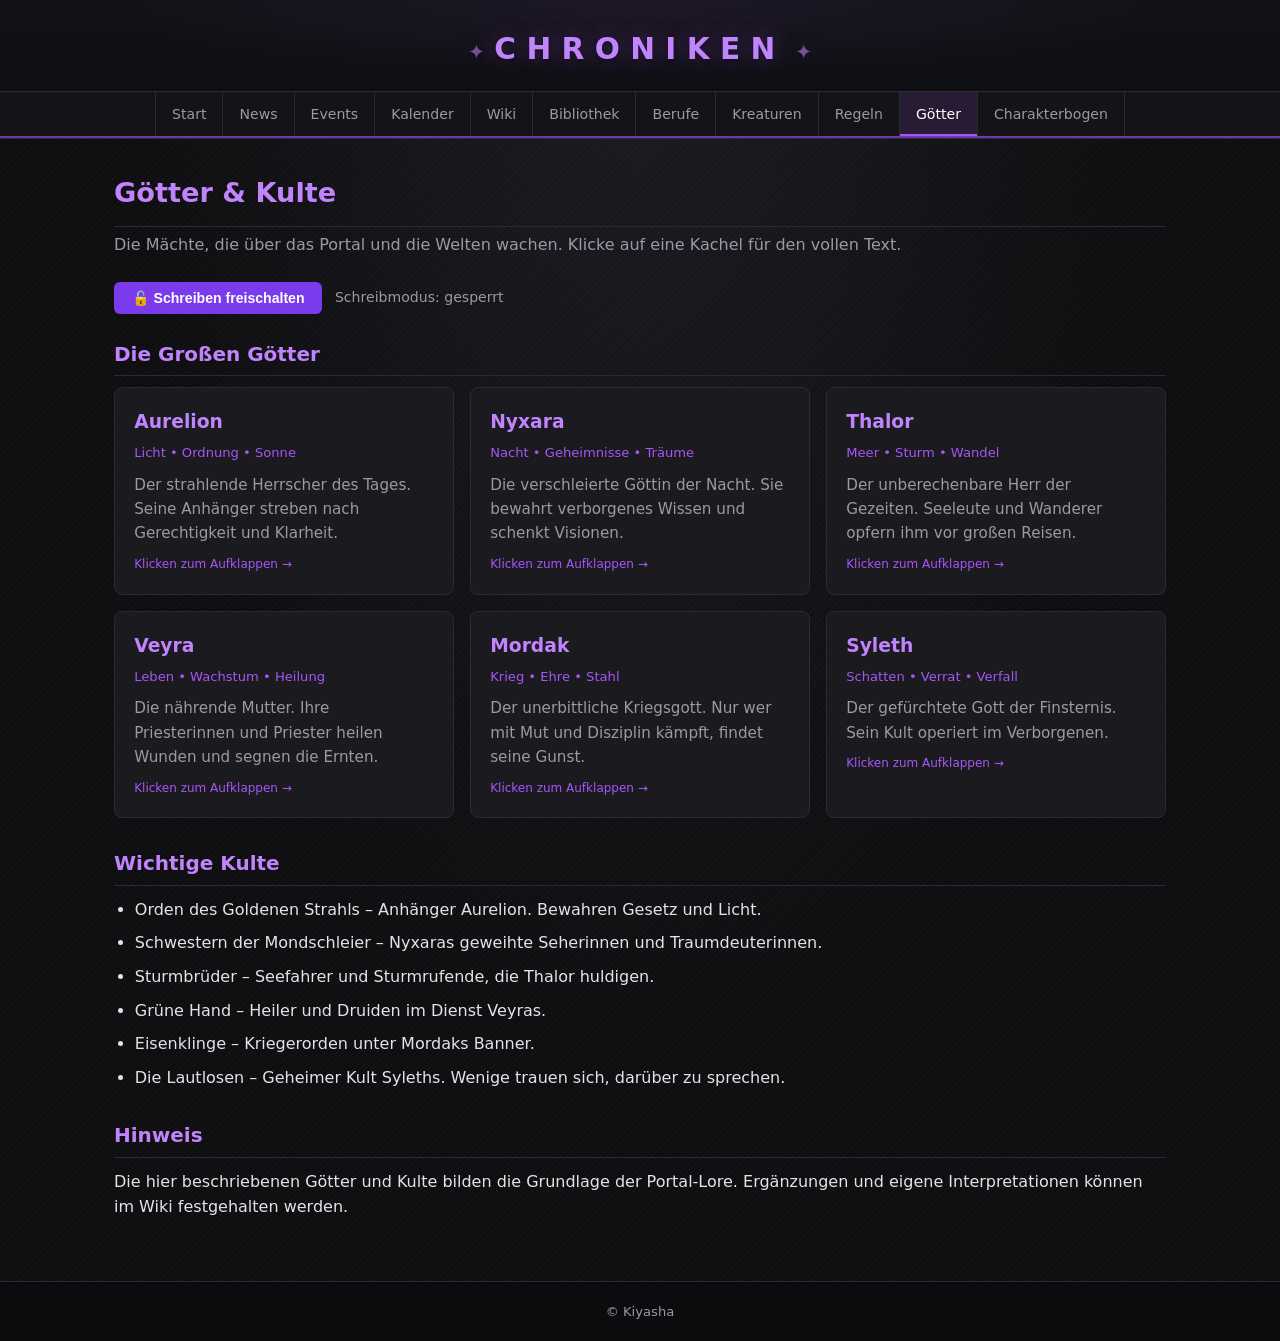
<file: goetter.html>
<!DOCTYPE html>
<html lang="de">
<head>
  <meta charset="UTF-8">
  <meta name="viewport" content="width=device-width, initial-scale=1.0">
  <title>Götter & Kulte – Chroniken</title>
  <link rel="stylesheet" href="style.css">
  <style>
    .god-card {
      cursor: pointer;
      position: relative;
    }
    .god-card .short-text {
      font-size: 0.95rem;
      color: var(--text-muted);
      display: -webkit-box;
      -webkit-line-clamp: 3;
      -webkit-box-orient: vertical;
      overflow: hidden;
    }
    .god-card .click-hint {
      font-size: 0.75rem;
      color: var(--purple);
      margin-top: 0.6rem;
    }
    .god-card.expanded {
      grid-column: 1 / -1;
      border-color: var(--purple);
      box-shadow: 0 0 24px rgba(124, 58, 237, 0.3);
    }
    .god-card.expanded .short-text {
      display: none;
    }
    .god-card .full-text {
      display: none;
      font-size: 1rem;
      color: var(--text);
      line-height: 1.7;
      margin-top: 0.5rem;
    }
    .god-card.expanded .full-text {
      display: block;
    }
    .god-card.expanded .click-hint {
      display: none;
    }
    .god-card .close-btn {
      display: none;
      margin-top: 1rem;
    }
    .god-card.expanded .close-btn {
      display: inline-block;
    }
  </style>
</head>
<body>
  <div class="bg-overlay"></div>
    <header>
    <div class="logo-wrap">
      <div class="logo">Chroniken</div>
    </div>
    <nav>
      <a href="index.html">Start</a>
      <a href="news.html">News</a>
      <a href="events.html">Events</a>
      <a href="kalender.html">Kalender</a>
      <a href="wiki.html">Wiki</a>
      <a href="bibliothek.html">Bibliothek</a>
      <a href="berufe.html">Berufe</a>
      <a href="kreaturen.html">Kreaturen</a>
      <a href="regeln.html">Regeln</a>
      <a href="goetter.html" class="active">Götter</a>
      <a href="charakterbogen.html">Charakterbogen</a>
    </nav>
  </header>

  <main>
    <h1 class="page-title">Götter & Kulte</h1>
    <p class="page-desc">Die Mächte, die über das Portal und die Welten wachen. Klicke auf eine Kachel für den vollen Text.</p>

    <div class="wiki-controls">
      <button class="btn" id="btnUnlock">🔓 Schreiben freischalten</button>
      <button class="btn secondary" id="btnEdit" style="display:none;">Bearbeiten</button>
      <button class="btn secondary" id="btnLock" style="display:none;">🔒 Sperren</button>
      <span class="status" id="status">Schreibmodus: gesperrt</span>
    </div>

    <div id="contentView">
      <div class="content-block">
        <h2>Die Großen Götter</h2>
        <div class="god-grid" id="godGrid"></div>
      </div>
      <div class="content-block">
        <h2>Wichtige Kulte</h2>
        <ul id="kulteList"></ul>
      </div>
      <div class="content-block">
        <h2>Hinweis</h2>
        <p>
          Die hier beschriebenen Götter und Kulte bilden die Grundlage der Portal-Lore.
          Ergänzungen und eigene Interpretationen können im Wiki festgehalten werden.
        </p>
      </div>
    </div>

    <div class="editor-area" id="editorArea">
      <div class="card">
        <h3>Götter & Kulte bearbeiten (JSON)</h3>
        <p style="color:var(--text-muted); font-size:0.9rem; margin-bottom:1rem;">
          Format: gods (name, domain, short, full) und kulte (Array von Texten).
        </p>
        <div class="form-group">
          <label for="inputContent">Daten (JSON)</label>
          <textarea id="inputContent" style="min-height:420px; font-family:monospace; font-size:0.85rem;"></textarea>
        </div>
        <div style="display:flex; gap:0.8rem;">
          <button class="btn" id="btnSave">Speichern</button>
          <button class="btn secondary" id="btnCancel">Abbrechen</button>
        </div>
      </div>
    </div>
  </main>

  <div class="modal-overlay" id="pwModal">
    <div class="modal">
      <h3>Schreibmodus freischalten</h3>
      <p style="color:var(--text-muted); margin-bottom:1rem; font-size:0.9rem;">
        Passwort eingeben, um Götter & Kulte zu bearbeiten.
      </p>
      <div class="form-group">
        <input type="password" id="pwInput" placeholder="Passwort..." autocomplete="off">
      </div>
      <div class="modal-actions">
        <button class="btn" id="pwConfirm">Freischalten</button>
        <button class="btn secondary" id="pwCancel">Abbrechen</button>
      </div>
    </div>
  </div>

  <footer>
    <p>© Kiyasha</p>
  </footer>

  <script>
    const PASSWORD = "portal123";
    const STORAGE_KEY = "portal_goetter_data_v2";

    const DEFAULT_DATA = {
      gods: [
        {
          name: "Aurelion",
          domain: "Licht • Ordnung • Sonne",
          short: "Der strahlende Herrscher des Tages. Seine Anhänger streben nach Gerechtigkeit und Klarheit.",
          full: "Der strahlende Herrscher des Tages. Seine Anhänger streben nach Gerechtigkeit und Klarheit. Tempel des Aurelion sind oft auf Anhöhen errichtet und von goldenen Symbolen geziert. Priester des Aurelion tragen oft weiße und goldene Gewänder und segnen die Gläubigen bei Sonnenaufgang."
        },
        {
          name: "Nyxara",
          domain: "Nacht • Geheimnisse • Träume",
          short: "Die verschleierte Göttin der Nacht. Sie bewahrt verborgenes Wissen und schenkt Visionen.",
          full: "Die verschleierte Göttin der Nacht. Sie bewahrt verborgenes Wissen und schenkt Visionen denen, die in der Stille lauschen. Ihr Kult pflegt die Kunst der Wahrsagung. In Mondnächten sollen ihre Stimmen besonders klar zu hören sein."
        },
        {
          name: "Thalor",
          domain: "Meer • Sturm • Wandel",
          short: "Der unberechenbare Herr der Gezeiten. Seeleute und Wanderer opfern ihm vor großen Reisen.",
          full: "Der unberechenbare Herr der Gezeiten. Seeleute und Wanderer opfern ihm vor großen Reisen. Seine Stimmung wechselt so schnell wie das Wetter auf offener See. Stürme und ruhige See gelten gleichermaßen als Zeichen seines Willens."
        },
        {
          name: "Veyra",
          domain: "Leben • Wachstum • Heilung",
          short: "Die nährende Mutter. Ihre Priesterinnen und Priester heilen Wunden und segnen die Ernten.",
          full: "Die nährende Mutter. Ihre Priesterinnen und Priester heilen Wunden und segnen die Ernten. Heilige Haine und Quellen sind ihr geweiht. Wer Veyra ehrt, pflegt oft Pflanzen und kümmert sich um Kranke und Verletzte."
        },
        {
          name: "Mordak",
          domain: "Krieg • Ehre • Stahl",
          short: "Der unerbittliche Kriegsgott. Nur wer mit Mut und Disziplin kämpft, findet seine Gunst.",
          full: "Der unerbittliche Kriegsgott. Nur wer mit Mut und Disziplin kämpft, findet seine Gunst. Seine Tempel gleichen Festungen, und Initiationsriten sind hart. Feigheit und Verrat werden in seinem Namen streng bestraft."
        },
        {
          name: "Syleth",
          domain: "Schatten • Verrat • Verfall",
          short: "Der gefürchtete Gott der Finsternis. Sein Kult operiert im Verborgenen.",
          full: "Der gefürchtete Gott der Finsternis. Sein Kult operiert im Verborgenen. Viele leugnen seine Existenz – doch die Schatten wissen es besser. Gerüchte sprechen von geheimen Pakten und Opfern in mondlosen Nächten."
        }
      ],
      kulte: [
        "Orden des Goldenen Strahls – Anhänger Aurelion. Bewahren Gesetz und Licht.",
        "Schwestern der Mondschleier – Nyxaras geweihte Seherinnen und Traumdeuterinnen.",
        "Sturmbrüder – Seefahrer und Sturmrufende, die Thalor huldigen.",
        "Grüne Hand – Heiler und Druiden im Dienst Veyras.",
        "Eisenklinge – Kriegerorden unter Mordaks Banner.",
        "Die Lautlosen – Geheimer Kult Syleths. Wenige trauen sich, darüber zu sprechen."
      ]
    };

    let unlocked = false;
    let expandedId = null;

    const godGrid = document.getElementById("godGrid");
    const kulteList = document.getElementById("kulteList");
    const contentView = document.getElementById("contentView");
    const editorArea = document.getElementById("editorArea");
    const statusEl = document.getElementById("status");
    const btnUnlock = document.getElementById("btnUnlock");
    const btnEdit = document.getElementById("btnEdit");
    const btnLock = document.getElementById("btnLock");
    const pwModal = document.getElementById("pwModal");
    const pwInput = document.getElementById("pwInput");
    const inputContent = document.getElementById("inputContent");

    function loadData() {
      try {
        const raw = localStorage.getItem(STORAGE_KEY);
        if (raw) return JSON.parse(raw);
      } catch {}
      return JSON.parse(JSON.stringify(DEFAULT_DATA));
    }

    function saveData(data) {
      localStorage.setItem(STORAGE_KEY, JSON.stringify(data));
    }

    function escapeHtml(s) {
      return String(s)
        .replace(/&/g, "&amp;").replace(/</g, "&lt;")
        .replace(/>/g, "&gt;").replace(/"/g, "&quot;");
    }

    function render() {
      const data = loadData();
      godGrid.innerHTML = "";
      data.gods.forEach((g, i) => {
        const card = document.createElement("div");
        card.className = "god-card" + (expandedId === i ? " expanded" : "");
        card.innerHTML = `
          <h3>${escapeHtml(g.name)}</h3>
          <div class="domain">${escapeHtml(g.domain)}</div>
          <p class="short-text">${escapeHtml(g.short)}</p>
          <p class="full-text">${escapeHtml(g.full)}</p>
          <div class="click-hint">Klicken zum Aufklappen →</div>
          <button type="button" class="btn secondary close-btn">Zuklappen</button>
        `;
        card.addEventListener("click", (e) => {
          if (e.target.classList.contains("close-btn")) {
            expandedId = null;
            render();
            return;
          }
          expandedId = expandedId === i ? null : i;
          render();
        });
        godGrid.appendChild(card);
      });

      kulteList.innerHTML = data.kulte.map(k =>
        `<li>${escapeHtml(k)}</li>`
      ).join("");
    }

    function setUnlocked(state) {
      unlocked = state;
      statusEl.textContent = state ? "Schreibmodus: freigeschaltet" : "Schreibmodus: gesperrt";
      statusEl.classList.toggle("unlocked", state);
      btnUnlock.style.display = state ? "none" : "inline-block";
      btnEdit.style.display = state ? "inline-block" : "none";
      btnLock.style.display = state ? "inline-block" : "none";
    }

    function openEditor() {
      inputContent.value = JSON.stringify(loadData(), null, 2);
      contentView.style.display = "none";
      editorArea.classList.add("visible");
      inputContent.focus();
    }

    function closeEditor() {
      editorArea.classList.remove("visible");
      contentView.style.display = "block";
      render();
    }

    btnUnlock.addEventListener("click", () => {
      pwModal.classList.add("open");
      pwInput.value = "";
      pwInput.focus();
    });
    document.getElementById("pwCancel").addEventListener("click", () => pwModal.classList.remove("open"));
    document.getElementById("pwConfirm").addEventListener("click", () => {
      if (pwInput.value === PASSWORD) {
        setUnlocked(true);
        pwModal.classList.remove("open");
      } else {
        alert("Falsches Passwort.");
        pwInput.value = "";
        pwInput.focus();
      }
    });
    pwInput.addEventListener("keydown", e => {
      if (e.key === "Enter") document.getElementById("pwConfirm").click();
    });
    btnLock.addEventListener("click", () => setUnlocked(false));
    btnEdit.addEventListener("click", openEditor);
    document.getElementById("btnSave").addEventListener("click", () => {
      try {
        const data = JSON.parse(inputContent.value);
        if (!data.gods || !Array.isArray(data.gods)) throw new Error("gods fehlt");
        saveData(data);
        expandedId = null;
        closeEditor();
      } catch (err) {
        alert("Ungültiges JSON: " + err.message);
      }
    });
    document.getElementById("btnCancel").addEventListener("click", closeEditor);

    render();
  </script>
</body>
</html>
</file>
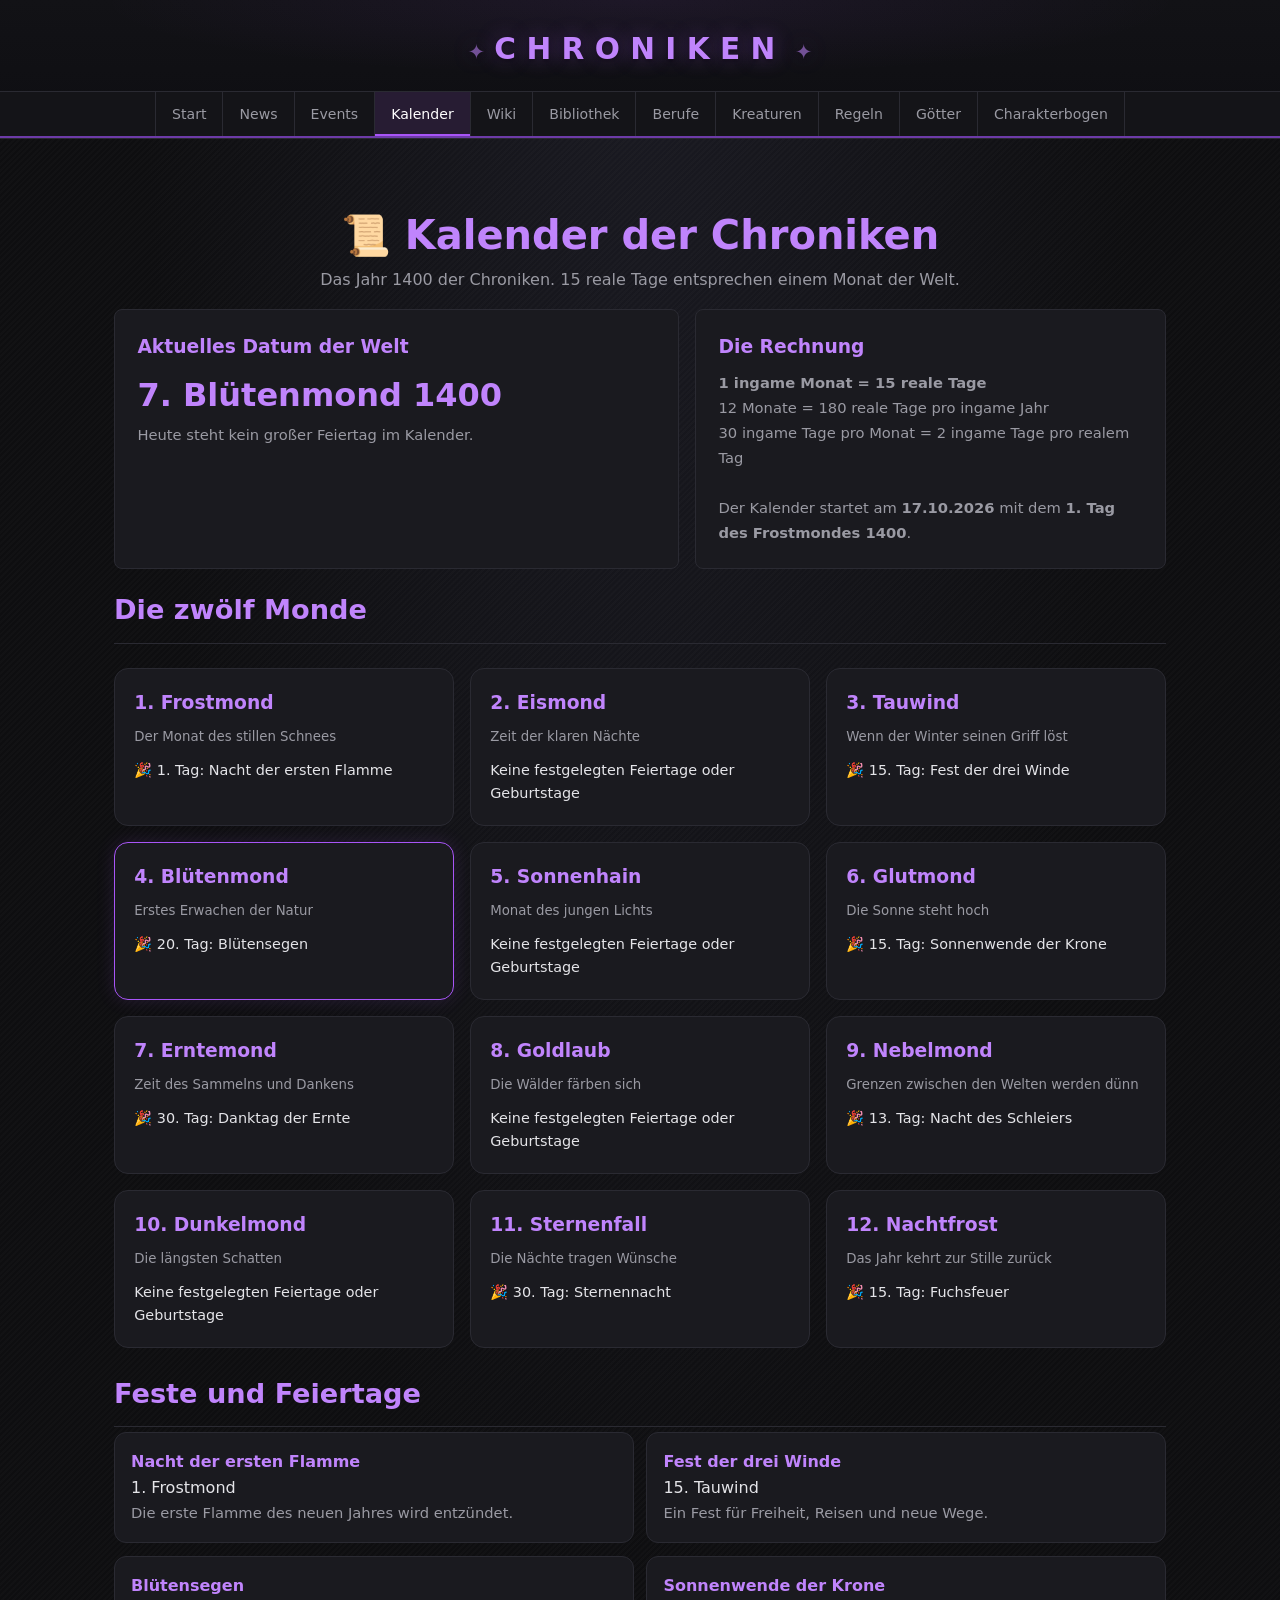
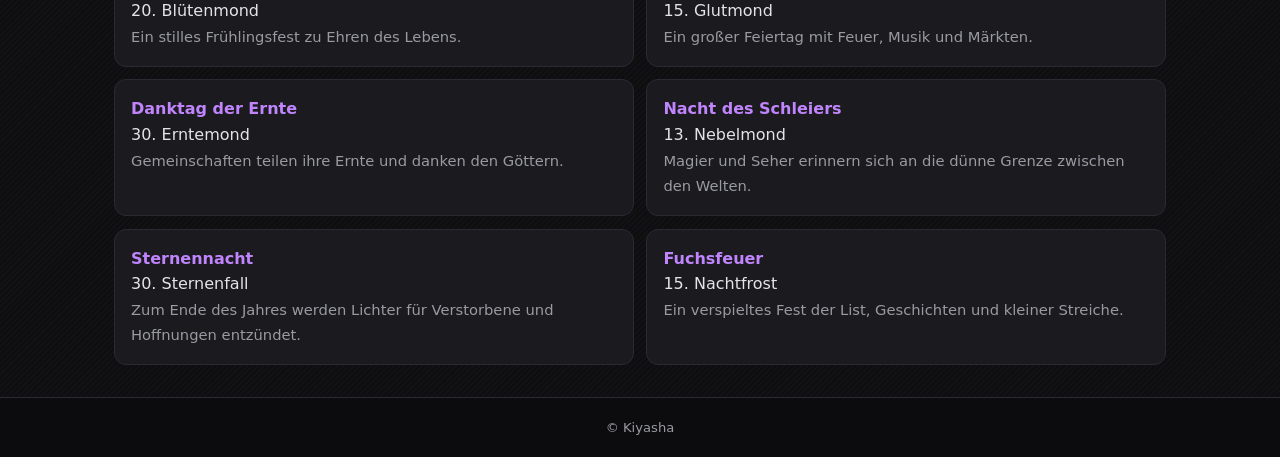
<file: kalender.html>
<!DOCTYPE html>
<html lang="de">
<head>
<meta charset="UTF-8"><meta name="viewport" content="width=device-width, initial-scale=1.0">
<title>Chroniken – Kalender</title><link rel="stylesheet" href="style.css">
<style>
.calendar-hero{text-align:center;padding:2rem 0 1rem}.calendar-hero h1{color:var(--purple-bright);font-size:2.5rem}.calendar-hero p{color:var(--text-muted)}
.calendar-grid{display:grid;grid-template-columns:repeat(3,1fr);gap:1rem;margin:1.5rem 0}.month-card{background:var(--bg-card);border:1px solid var(--border);border-radius:14px;padding:1.2rem;transition:.25s}.month-card:hover,.month-card.current{border-color:var(--purple);box-shadow:0 0 18px rgba(168,85,247,.15)}.month-card h3{color:var(--purple-bright);margin-bottom:.3rem}.month-card small{color:var(--text-muted)}.month-card .holiday{margin-top:.7rem;color:var(--text);font-size:.9rem}.calendar-now{display:grid;grid-template-columns:1.2fr 1fr;gap:1rem}.calendar-now .big-date{font-size:2rem;color:var(--purple-bright);font-weight:700}.calc{font-size:.92rem;color:var(--text-muted);line-height:1.7}.holiday-list{display:grid;grid-template-columns:repeat(2,1fr);gap:.8rem}.holiday-item{background:var(--bg-card);border:1px solid var(--border);border-radius:12px;padding:1rem}.holiday-item strong{color:var(--purple-bright)}
@media(max-width:800px){.calendar-grid,.holiday-list,.calendar-now{grid-template-columns:1fr}}
</style>
</head><body><div class="bg-overlay"></div>
  <header>
    <div class="logo-wrap">
      <div class="logo">Chroniken</div>
    </div>
    <nav>
      <a href="index.html">Start</a>
      <a href="news.html">News</a>
      <a href="events.html">Events</a>
      <a href="kalender.html" class="active">Kalender</a>
      <a href="wiki.html">Wiki</a>
      <a href="bibliothek.html">Bibliothek</a>
      <a href="berufe.html">Berufe</a>
      <a href="kreaturen.html">Kreaturen</a>
      <a href="regeln.html">Regeln</a>
      <a href="goetter.html">Götter</a>
      <a href="charakterbogen.html">Charakterbogen</a>
    </nav>
  </header>
<main>
<section class="calendar-hero"><h1>📜 Kalender der Chroniken</h1><p>Das Jahr 1400 der Chroniken. 15 reale Tage entsprechen einem Monat der Welt.</p></section>
<section class="calendar-now">
  <div class="card">
    <h3>Aktuelles Datum der Welt</h3>
    <div class="big-date" id="gameDate">–</div>
    <p id="holidayNow" class="calc"></p>
  </div>
  <div class="card">
    <h3>Die Rechnung</h3>
    <div class="calc">
      <b>1 ingame Monat = 15 reale Tage</b><br>
      12 Monate = 180 reale Tage pro ingame Jahr<br>
      30 ingame Tage pro Monat = 2 ingame Tage pro realem Tag<br><br>
      Der Kalender startet am <b>17.10.2026</b> mit dem <b>1. Tag des Frostmondes 1400</b>.
    </div>
  </div>
</section>
<section><h2 class="page-title">Die zwölf Monde</h2><div class="calendar-grid" id="months"></div></section>
<section><h2 class="page-title">Feste und Feiertage</h2><div class="holiday-list" id="holidays"></div></section>
</main>
<footer>
  <p>© Kiyasha</p>
</footer>
<script>
const start = new Date('2026-10-17T00:00:00');
const months = [
  ['Frostmond','Der Monat des stillen Schnees'],
  ['Eismond','Zeit der klaren Nächte'],
  ['Tauwind','Wenn der Winter seinen Griff löst'],
  ['Blütenmond','Erstes Erwachen der Natur'],
  ['Sonnenhain','Monat des jungen Lichts'],
  ['Glutmond','Die Sonne steht hoch'],
  ['Erntemond','Zeit des Sammelns und Dankens'],
  ['Goldlaub','Die Wälder färben sich'],
  ['Nebelmond','Grenzen zwischen den Welten werden dünn'],
  ['Dunkelmond','Die längsten Schatten'],
  ['Sternenfall','Die Nächte tragen Wünsche'],
  ['Nachtfrost','Das Jahr kehrt zur Stille zurück']
];
const holidays = [
  {m:0,d:1,n:'Nacht der ersten Flamme',t:'Die erste Flamme des neuen Jahres wird entzündet.'},
  {m:2,d:15,n:'Fest der drei Winde',t:'Ein Fest für Freiheit, Reisen und neue Wege.'},
  {m:3,d:20,n:'Blütensegen',t:'Ein stilles Frühlingsfest zu Ehren des Lebens.'},
  {m:5,d:15,n:'Sonnenwende der Krone',t:'Ein großer Feiertag mit Feuer, Musik und Märkten.'},
  {m:6,d:30,n:'Danktag der Ernte',t:'Gemeinschaften teilen ihre Ernte und danken den Göttern.'},
  {m:8,d:13,n:'Nacht des Schleiers',t:'Magier und Seher erinnern sich an die dünne Grenze zwischen den Welten.'},
  {m:10,d:30,n:'Sternennacht',t:'Zum Ende des Jahres werden Lichter für Verstorbene und Hoffnungen entzündet.'},
  {m:11,d:15,n:'Fuchsfeuer',t:'Ein verspieltes Fest der List, Geschichten und kleiner Streiche.'}
];

function getDate() {
  let realDays = Math.floor((Date.now() - start.getTime()) / 86400000);
  if (realDays < 0) realDays = 0;
  let totalDays = realDays * 2;
  let year = 1400 + Math.floor(totalDays / 360);
  let dayOfYear = totalDays % 360;
  let mi = Math.floor(dayOfYear / 30);
  let day = (dayOfYear % 30) + 1;
  return { year, mi, day, realDays };
}

function holidayFor(mi, day) {
  return holidays.find(h => h.m === mi && h.d === day);
}

function loadBirthdays() {
  try { return JSON.parse(localStorage.getItem('portal_birthdays')) || []; }
  catch { return []; }
}

const d = getDate();
const h = holidayFor(d.mi, d.day);
const birthdays = loadBirthdays();
const todayBirthdays = birthdays.filter(b => b.month === d.mi && b.day === d.day);

// Aktuelles Datum
document.getElementById('gameDate').textContent = `${d.day}. ${months[d.mi][0]} ${d.year}`;

// Feiertag + Geburtstage heute
let todayHtml = '';
if (h) {
  todayHtml += `✨ <b>${h.n}</b><br>${h.t}`;
}
if (todayBirthdays.length) {
  if (todayHtml) todayHtml += '<br><br>';
  todayHtml += todayBirthdays.map(b => `🎂 <b>Geburtstag von ${b.name}</b>`).join('<br>');
}
if (!todayHtml) {
  todayHtml = 'Heute steht kein großer Feiertag im Kalender.';
}
document.getElementById('holidayNow').innerHTML = todayHtml;

// Monats-Karten mit Feiertagen + Geburtstagen
document.getElementById('months').innerHTML = months.map((m, i) => {
  const hs = holidays.filter(h => h.m === i);
  const bs = birthdays.filter(b => b.month === i);
  let lines = [];
  if (hs.length) lines = lines.concat(hs.map(h => `🎉 ${h.d}. Tag: ${h.n}`));
  if (bs.length) lines = lines.concat(bs.map(b => `🎂 ${b.day}. Tag: Geburtstag von ${b.name}`));
  const content = lines.length ? lines.join('<br>') : 'Keine festgelegten Feiertage oder Geburtstage';
  return `<div class="month-card ${i === d.mi ? 'current' : ''}"><h3>${i + 1}. ${m[0]}</h3><small>${m[1]}</small><div class="holiday">${content}</div></div>`;
}).join('');

// Feste und Feiertage Liste
document.getElementById('holidays').innerHTML = holidays.map(h =>
  `<div class="holiday-item"><strong>${h.n}</strong><br>${h.d}. ${months[h.m][0]}<br><span class="calc">${h.t}</span></div>`
).join('');

// Zusätzliche Sektion für alle Geburtstage (falls vorhanden)
if (birthdays.length) {
  const section = document.createElement('section');
  section.innerHTML = `
    <h2 class="page-title">Geburtstage der Charaktere</h2>
    <div class="holiday-list">
      ${birthdays
        .sort((a, b) => a.month - b.month || a.day - b.day)
        .map(b => `<div class="holiday-item"><strong>🎂 ${b.name}</strong><br>${b.day}. ${months[b.month][0]}</div>`)
        .join('')}
    </div>
  `;
  document.querySelector('main').appendChild(section);
}
</script>
</body>
</html>
</file>
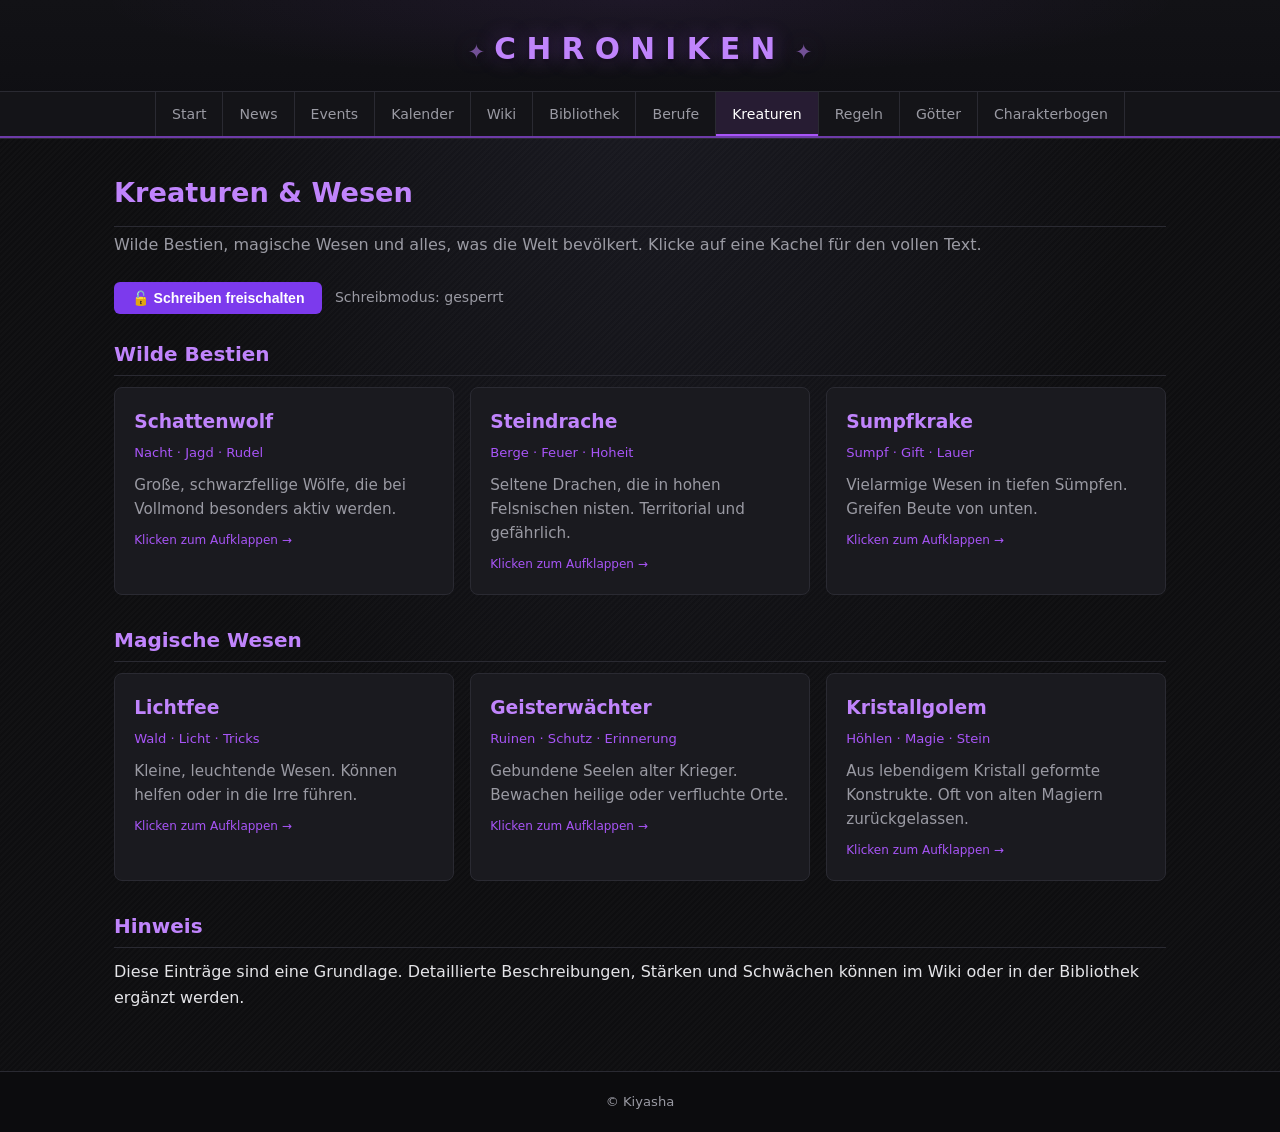
<file: kreaturen.html>
<!DOCTYPE html>
<html lang="de">
<head>
  <meta charset="UTF-8">
  <meta name="viewport" content="width=device-width, initial-scale=1.0">
  <title>Kreaturen & Wesen – Chroniken</title>
  <link rel="stylesheet" href="style.css">
  <style>
    .god-card {
      cursor: pointer;
      position: relative;
    }
    .god-card .short-text {
      font-size: 0.95rem;
      color: var(--text-muted);
      display: -webkit-box;
      -webkit-line-clamp: 3;
      -webkit-box-orient: vertical;
      overflow: hidden;
    }
    .god-card .click-hint {
      font-size: 0.75rem;
      color: var(--purple);
      margin-top: 0.6rem;
    }
    .god-card.expanded {
      grid-column: 1 / -1;
      border-color: var(--purple);
      box-shadow: 0 0 24px rgba(124, 58, 237, 0.3);
    }
    .god-card.expanded .short-text {
      display: none;
    }
    .god-card .full-text {
      display: none;
      font-size: 1rem;
      color: var(--text);
      line-height: 1.7;
      margin-top: 0.5rem;
    }
    .god-card.expanded .full-text {
      display: block;
    }
    .god-card.expanded .click-hint {
      display: none;
    }
    .god-card .close-btn {
      display: none;
      margin-top: 1rem;
    }
    .god-card.expanded .close-btn {
      display: inline-block;
    }
  </style>
</head>
<body>
  <div class="bg-overlay"></div>
    <header>
    <div class="logo-wrap">
      <div class="logo">Chroniken</div>
    </div>
    <nav>
      <a href="index.html">Start</a>
      <a href="news.html">News</a>
      <a href="events.html">Events</a>
      <a href="kalender.html">Kalender</a>
      <a href="wiki.html">Wiki</a>
      <a href="bibliothek.html">Bibliothek</a>
      <a href="berufe.html">Berufe</a>
      <a href="kreaturen.html" class="active">Kreaturen</a>
      <a href="regeln.html">Regeln</a>
      <a href="goetter.html">Götter</a>
      <a href="charakterbogen.html">Charakterbogen</a>
    </nav>
  </header>

  <main>
    <h1 class="page-title">Kreaturen & Wesen</h1>
    <p class="page-desc">Wilde Bestien, magische Wesen und alles, was die Welt bevölkert. Klicke auf eine Kachel für den vollen Text.</p>

    <div class="wiki-controls">
      <button class="btn" id="btnUnlock">🔓 Schreiben freischalten</button>
      <button class="btn secondary" id="btnEdit" style="display:none;">Bearbeiten</button>
      <button class="btn secondary" id="btnLock" style="display:none;">🔒 Sperren</button>
      <span class="status" id="status">Schreibmodus: gesperrt</span>
    </div>

    <div id="contentView">
      <div class="content-block">
        <h2>Wilde Bestien</h2>
        <div class="god-grid" id="beastsGrid"></div>
      </div>
      <div class="content-block">
        <h2>Magische Wesen</h2>
        <div class="god-grid" id="magicGrid"></div>
      </div>
      <div class="content-block">
        <h2>Hinweis</h2>
        <p>
          Diese Einträge sind eine Grundlage. Detaillierte Beschreibungen, Stärken und Schwächen
          können im Wiki oder in der Bibliothek ergänzt werden.
        </p>
      </div>
    </div>

    <div class="editor-area" id="editorArea">
      <div class="card">
        <h3>Kreaturen & Wesen bearbeiten (JSON)</h3>
        <p style="color:var(--text-muted); font-size:0.9rem; margin-bottom:1rem;">
          Format: beasts und magic – jeweils name, domain, short, full.
        </p>
        <div class="form-group">
          <label for="inputContent">Daten (JSON)</label>
          <textarea id="inputContent" style="min-height:420px; font-family:monospace; font-size:0.85rem;"></textarea>
        </div>
        <div style="display:flex; gap:0.8rem;">
          <button class="btn" id="btnSave">Speichern</button>
          <button class="btn secondary" id="btnCancel">Abbrechen</button>
        </div>
      </div>
    </div>
  </main>

  <div class="modal-overlay" id="pwModal">
    <div class="modal">
      <h3>Schreibmodus freischalten</h3>
      <p style="color:var(--text-muted); margin-bottom:1rem; font-size:0.9rem;">
        Passwort eingeben, um Kreaturen & Wesen zu bearbeiten.
      </p>
      <div class="form-group">
        <input type="password" id="pwInput" placeholder="Passwort..." autocomplete="off">
      </div>
      <div class="modal-actions">
        <button class="btn" id="pwConfirm">Freischalten</button>
        <button class="btn secondary" id="pwCancel">Abbrechen</button>
      </div>
    </div>
  </div>

  <footer>
    <p>© Kiyasha</p>
  </footer>

  <script>
    const PASSWORD = "portal123";
    const STORAGE_KEY = "portal_kreaturen_data_v2";

    const DEFAULT_DATA = {
      beasts: [
        {
          name: "Schattenwolf",
          domain: "Nacht · Jagd · Rudel",
          short: "Große, schwarzfellige Wölfe, die bei Vollmond besonders aktiv werden.",
          full: "Große, schwarzfellige Wölfe, die bei Vollmond besonders aktiv werden. Oft in Rudeln unterwegs. Ihre Augen leuchten in der Dunkelheit, und ihr Heulen soll Unglück verkünden. Sie jagen bevorzugt in Wäldern und an Waldrändern."
        },
        {
          name: "Steindrache",
          domain: "Berge · Feuer · Hoheit",
          short: "Seltene Drachen, die in hohen Felsnischen nisten. Territorial und gefährlich.",
          full: "Seltene Drachen, die in hohen Felsnischen nisten. Territorial und äußerst gefährlich. Ihre Schuppen sind steinhart, ihr Atem kann Felsen schmelzen. Wer ihr Revier betritt, riskiert sein Leben – oder findet in seltenen Fällen einen mächtigen Verbündeten."
        },
        {
          name: "Sumpfkrake",
          domain: "Sumpf · Gift · Lauer",
          short: "Vielarmige Wesen in tiefen Sümpfen. Greifen Beute von unten.",
          full: "Vielarmige Wesen in tiefen Sümpfen. Greifen Beute von unten und ziehen sie hinab. Ihr Gift lähmt langsam, ihre Tentakel sind mit Saugnäpfen und Dornen besetzt. Reisende meiden bekannte Sumpfgebiete nach Einbruch der Dunkelheit."
        }
      ],
      magic: [
        {
          name: "Lichtfee",
          domain: "Wald · Licht · Tricks",
          short: "Kleine, leuchtende Wesen. Können helfen oder in die Irre führen.",
          full: "Kleine, leuchtende Wesen. Können helfen oder in die Irre führen – je nach Laune. Sie erscheinen oft in dichten Wäldern und nahe alter Bäume. Manche Reisende folgen ihrem Licht und finden den Weg, andere verschwinden für Stunden."
        },
        {
          name: "Geisterwächter",
          domain: "Ruinen · Schutz · Erinnerung",
          short: "Gebundene Seelen alter Krieger. Bewachen heilige oder verfluchte Orte.",
          full: "Gebundene Seelen alter Krieger. Bewachen heilige oder verfluchte Orte. Sie greifen nur an, wenn jemand den Ort entweiht oder stört. Manche lassen sich durch Opfergaben oder ehrfürchtiges Verhalten besänftigen."
        },
        {
          name: "Kristallgolem",
          domain: "Höhlen · Magie · Stein",
          short: "Aus lebendigem Kristall geformte Konstrukte. Oft von alten Magiern zurückgelassen.",
          full: "Aus lebendigem Kristall geformte Konstrukte. Oft von alten Magiern zurückgelassen. Sie folgen noch den letzten Befehlen ihrer Schöpfer. Manche patrouillieren endlos, andere ruhen, bis sie geweckt werden. Ihr Kern ist ein leuchtender Kristall – und zugleich ihre größte Schwäche."
        }
      ]
    };

    let unlocked = false;
    let expandedKey = null; // "beasts-0" or "magic-1"

    const beastsGrid = document.getElementById("beastsGrid");
    const magicGrid = document.getElementById("magicGrid");
    const contentView = document.getElementById("contentView");
    const editorArea = document.getElementById("editorArea");
    const statusEl = document.getElementById("status");
    const btnUnlock = document.getElementById("btnUnlock");
    const btnEdit = document.getElementById("btnEdit");
    const btnLock = document.getElementById("btnLock");
    const pwModal = document.getElementById("pwModal");
    const pwInput = document.getElementById("pwInput");
    const inputContent = document.getElementById("inputContent");

    function loadData() {
      try {
        const raw = localStorage.getItem(STORAGE_KEY);
        if (raw) return JSON.parse(raw);
      } catch {}
      return JSON.parse(JSON.stringify(DEFAULT_DATA));
    }

    function saveData(data) {
      localStorage.setItem(STORAGE_KEY, JSON.stringify(data));
    }

    function escapeHtml(s) {
      return String(s)
        .replace(/&/g, "&amp;").replace(/</g, "&lt;")
        .replace(/>/g, "&gt;").replace(/"/g, "&quot;");
    }

    function makeCard(item, key) {
      const card = document.createElement("div");
      card.className = "god-card" + (expandedKey === key ? " expanded" : "");
      card.innerHTML = `
        <h3>${escapeHtml(item.name)}</h3>
        <div class="domain">${escapeHtml(item.domain)}</div>
        <p class="short-text">${escapeHtml(item.short)}</p>
        <p class="full-text">${escapeHtml(item.full)}</p>
        <div class="click-hint">Klicken zum Aufklappen →</div>
        <button type="button" class="btn secondary close-btn">Zuklappen</button>
      `;
      card.addEventListener("click", (e) => {
        if (e.target.classList.contains("close-btn")) {
          expandedKey = null;
          render();
          return;
        }
        expandedKey = expandedKey === key ? null : key;
        render();
      });
      return card;
    }

    function render() {
      const data = loadData();
      beastsGrid.innerHTML = "";
      magicGrid.innerHTML = "";
      (data.beasts || []).forEach((item, i) => {
        beastsGrid.appendChild(makeCard(item, "beasts-" + i));
      });
      (data.magic || []).forEach((item, i) => {
        magicGrid.appendChild(makeCard(item, "magic-" + i));
      });
    }

    function setUnlocked(state) {
      unlocked = state;
      statusEl.textContent = state ? "Schreibmodus: freigeschaltet" : "Schreibmodus: gesperrt";
      statusEl.classList.toggle("unlocked", state);
      btnUnlock.style.display = state ? "none" : "inline-block";
      btnEdit.style.display = state ? "inline-block" : "none";
      btnLock.style.display = state ? "inline-block" : "none";
    }

    function openEditor() {
      inputContent.value = JSON.stringify(loadData(), null, 2);
      contentView.style.display = "none";
      editorArea.classList.add("visible");
      inputContent.focus();
    }

    function closeEditor() {
      editorArea.classList.remove("visible");
      contentView.style.display = "block";
      render();
    }

    btnUnlock.addEventListener("click", () => {
      pwModal.classList.add("open");
      pwInput.value = "";
      pwInput.focus();
    });
    document.getElementById("pwCancel").addEventListener("click", () => pwModal.classList.remove("open"));
    document.getElementById("pwConfirm").addEventListener("click", () => {
      if (pwInput.value === PASSWORD) {
        setUnlocked(true);
        pwModal.classList.remove("open");
      } else {
        alert("Falsches Passwort.");
        pwInput.value = "";
        pwInput.focus();
      }
    });
    pwInput.addEventListener("keydown", e => {
      if (e.key === "Enter") document.getElementById("pwConfirm").click();
    });
    btnLock.addEventListener("click", () => setUnlocked(false));
    btnEdit.addEventListener("click", openEditor);
    document.getElementById("btnSave").addEventListener("click", () => {
      try {
        const data = JSON.parse(inputContent.value);
        if (!data.beasts && !data.magic) throw new Error("beasts/magic fehlt");
        saveData(data);
        expandedKey = null;
        closeEditor();
      } catch (err) {
        alert("Ungültiges JSON: " + err.message);
      }
    });
    document.getElementById("btnCancel").addEventListener("click", closeEditor);

    render();
  </script>
</body>
</html>
</file>
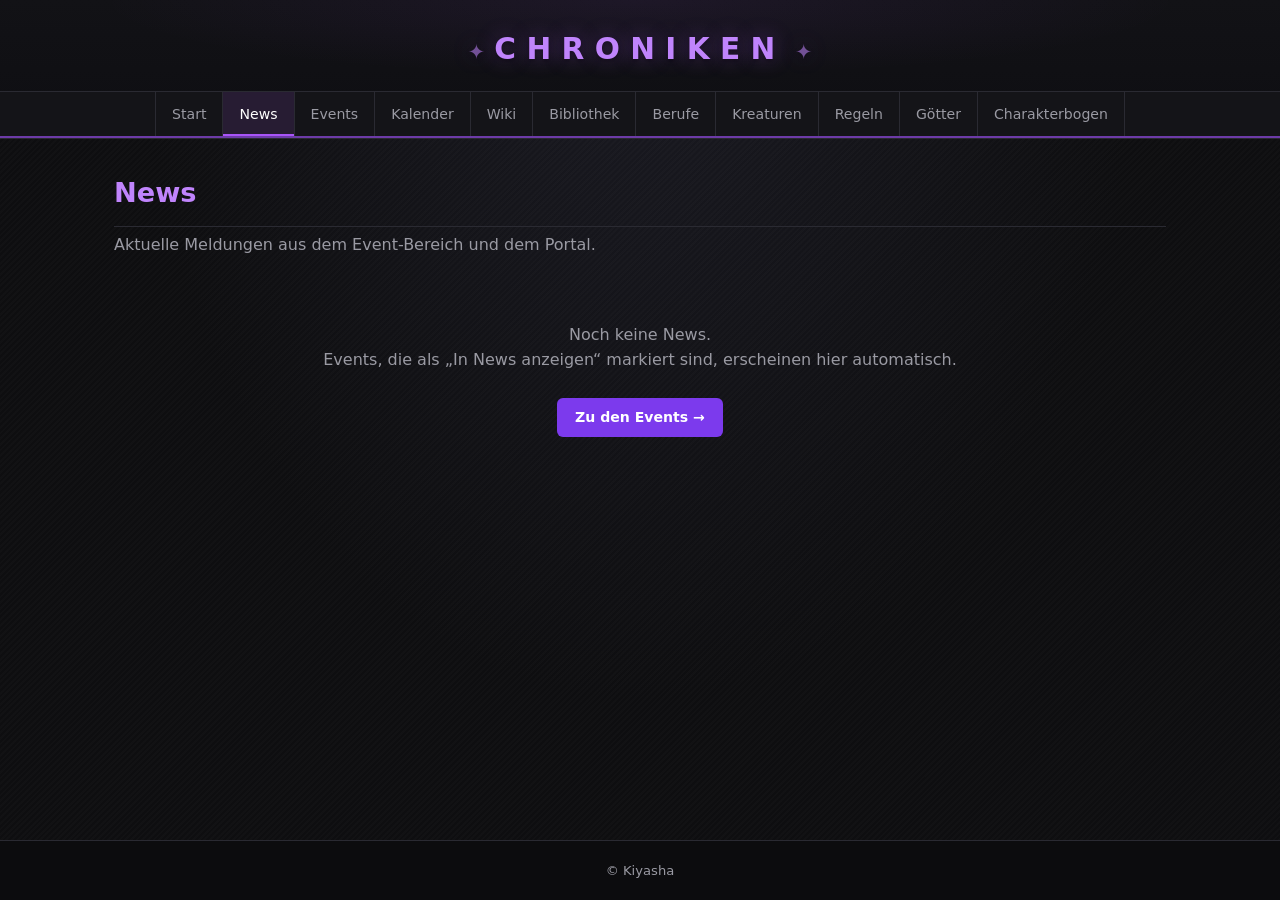
<file: news.html>
<!DOCTYPE html>
<html lang="de">
<head>
  <meta charset="UTF-8">
  <meta name="viewport" content="width=device-width, initial-scale=1.0">
  <title>News – Chroniken</title>
  <link rel="stylesheet" href="style.css">
</head>
<body>
  <div class="bg-overlay"></div>
    <header>
    <div class="logo-wrap">
      <div class="logo">Chroniken</div>
    </div>
    <nav>
      <a href="index.html">Start</a>
      <a href="news.html" class="active">News</a>
      <a href="events.html">Events</a>
      <a href="kalender.html">Kalender</a>
      <a href="wiki.html">Wiki</a>
      <a href="bibliothek.html">Bibliothek</a>
      <a href="berufe.html">Berufe</a>
      <a href="kreaturen.html">Kreaturen</a>
      <a href="regeln.html">Regeln</a>
      <a href="goetter.html">Götter</a>
      <a href="charakterbogen.html">Charakterbogen</a>
    </nav>
  </header>

  <main>
    <h1 class="page-title">News</h1>
    <p class="page-desc">Aktuelle Meldungen aus dem Event-Bereich und dem Portal.</p>

    <div id="newsList"></div>
    <div class="empty" id="emptyState" style="display:none;">
      Noch keine News.<br>
      Events, die als „In News anzeigen“ markiert sind, erscheinen hier automatisch.
      <br><br>
      <a href="events.html" class="btn" style="display:inline-block;text-decoration:none;">Zu den Events →</a>
    </div>
  </main>

  <footer>
    <p>© Kiyasha</p>
  </footer>

  <script>
    const EVENTS_KEY = "portal_events";

    function loadEvents() {
      try { return JSON.parse(localStorage.getItem(EVENTS_KEY)) || []; }
      catch { return []; }
    }

    function escapeHtml(str) {
      return String(str)
        .replace(/&/g, "&amp;").replace(/</g, "&lt;")
        .replace(/>/g, "&gt;").replace(/"/g, "&quot;");
    }

    function render() {
      const events = loadEvents()
        .filter(e => e.showInNews)
        .sort((a, b) => b.updated - a.updated);

      const list = document.getElementById("newsList");
      const empty = document.getElementById("emptyState");
      list.innerHTML = "";

      if (events.length === 0) {
        empty.style.display = "block";
        return;
      }
      empty.style.display = "none";

      events.forEach(e => {
        const card = document.createElement("div");
        card.className = "card";
        const dateLine = e.date
          ? `<div class="topic-meta" style="margin-bottom:0.6rem;">📅 ${escapeHtml(e.date)}</div>`
          : `<div class="topic-meta" style="margin-bottom:0.6rem;">Aktualisiert: ${new Date(e.updated).toLocaleString("de-DE")}</div>`;
        card.innerHTML = `
          <h3 style="margin-bottom:0.3rem;">${escapeHtml(e.title)}</h3>
          ${dateLine}
          <div class="topic-content" style="white-space:pre-wrap;">${escapeHtml(e.content)}</div>
          <p style="margin-top:1rem;">
            <a href="events.html" style="color:var(--purple-bright);font-size:0.9rem;">→ Zum Event-Bereich</a>
          </p>`;
        list.appendChild(card);
      });
    }

    render();
  </script>
</body>
</html>
</file>
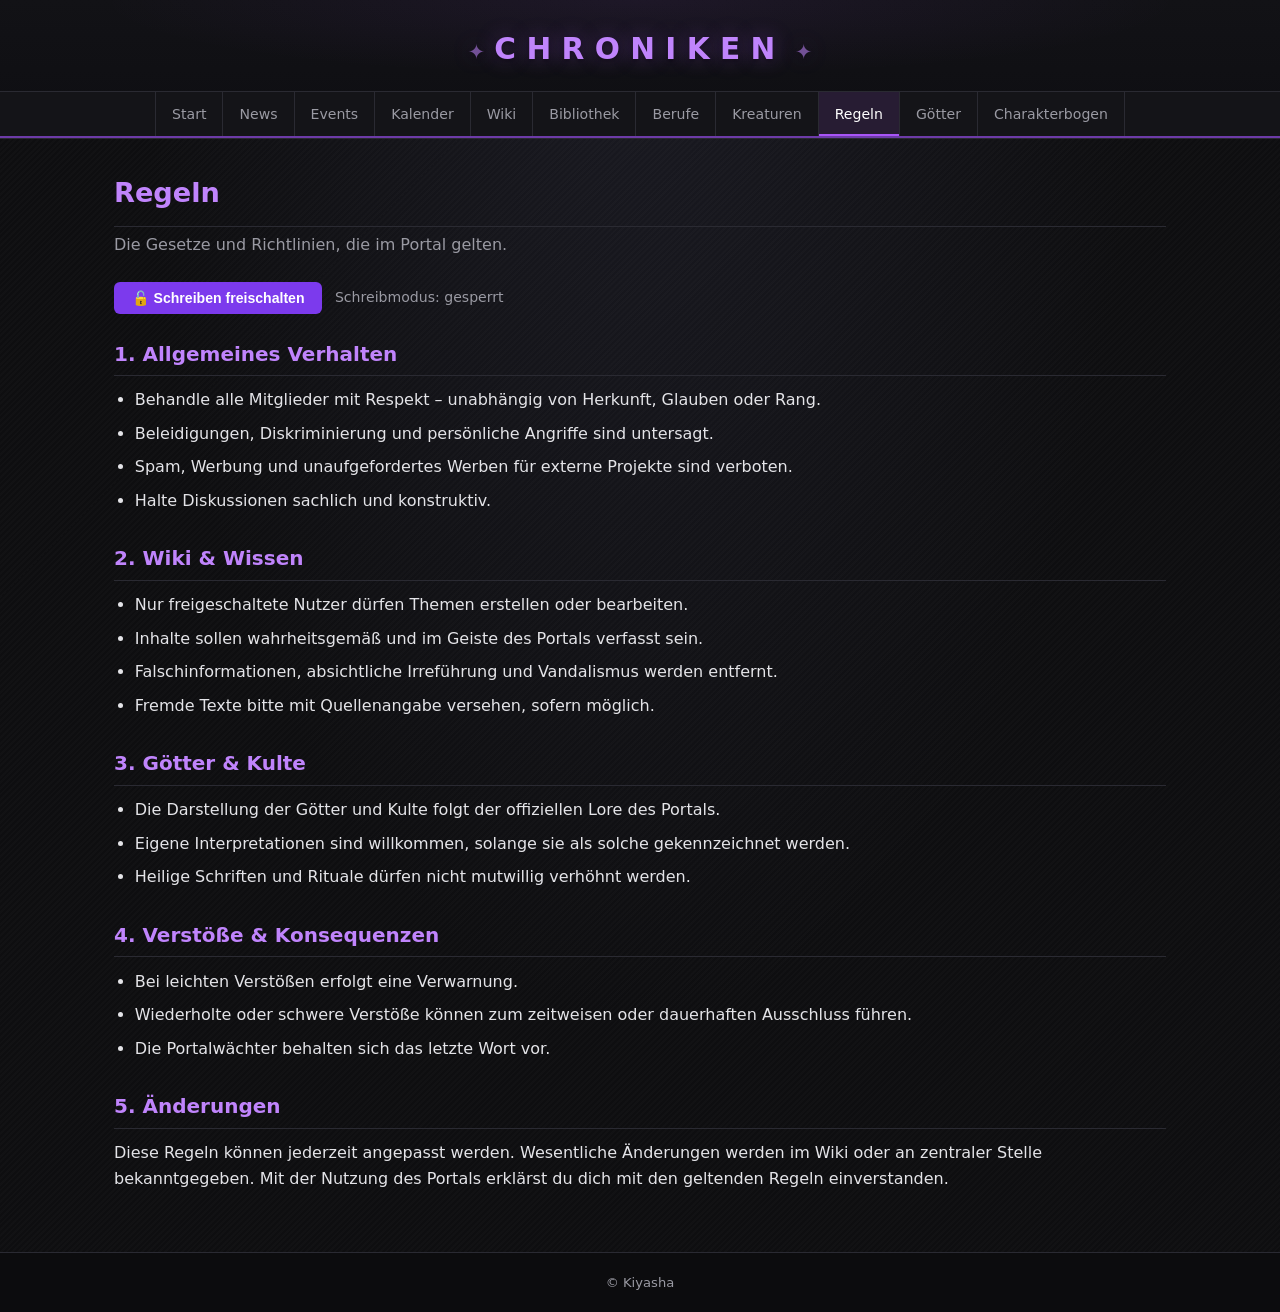
<file: regeln.html>
<!DOCTYPE html>
<html lang="de">
<head>
  <meta charset="UTF-8">
  <meta name="viewport" content="width=device-width, initial-scale=1.0">
  <title>Regeln – Chroniken</title>
  <link rel="stylesheet" href="style.css">
</head>
<body>
  <div class="bg-overlay"></div>
    <header>
    <div class="logo-wrap">
      <div class="logo">Chroniken</div>
    </div>
    <nav>
      <a href="index.html">Start</a>
      <a href="news.html">News</a>
      <a href="events.html">Events</a>
      <a href="kalender.html">Kalender</a>
      <a href="wiki.html">Wiki</a>
      <a href="bibliothek.html">Bibliothek</a>
      <a href="berufe.html">Berufe</a>
      <a href="kreaturen.html">Kreaturen</a>
      <a href="regeln.html" class="active">Regeln</a>
      <a href="goetter.html">Götter</a>
      <a href="charakterbogen.html">Charakterbogen</a>
    </nav>
  </header>

  <main>
    <h1 class="page-title">Regeln</h1>
    <p class="page-desc">Die Gesetze und Richtlinien, die im Portal gelten.</p>

    <div class="wiki-controls">
      <button class="btn" id="btnUnlock">🔓 Schreiben freischalten</button>
      <button class="btn secondary" id="btnEdit" style="display:none;">Bearbeiten</button>
      <button class="btn secondary" id="btnLock" style="display:none;">🔒 Sperren</button>
      <span class="status" id="status">Schreibmodus: gesperrt</span>
    </div>

    <!-- Anzeige -->
    <div id="contentView">
      <div id="regelnContent"></div>
    </div>

    <!-- Editor -->
    <div class="editor-area" id="editorArea">
      <div class="card">
        <h3>Regeln bearbeiten</h3>
        <p style="color:var(--text-muted); font-size:0.9rem; margin-bottom:1rem;">
          Du kannst HTML verwenden (z.B. &lt;h2&gt;, &lt;ul&gt;, &lt;li&gt;, &lt;p&gt;, &lt;strong&gt;).
        </p>
        <div class="form-group">
          <label for="inputContent">Inhalt</label>
          <textarea id="inputContent" style="min-height:420px;"></textarea>
        </div>
        <div style="display:flex; gap:0.8rem;">
          <button class="btn" id="btnSave">Speichern</button>
          <button class="btn secondary" id="btnCancel">Abbrechen</button>
        </div>
      </div>
    </div>
  </main>

  <!-- Passwort Modal -->
  <div class="modal-overlay" id="pwModal">
    <div class="modal">
      <h3>Schreibmodus freischalten</h3>
      <p style="color:var(--text-muted); margin-bottom:1rem; font-size:0.9rem;">
        Passwort eingeben, um die Regeln zu bearbeiten.
      </p>
      <div class="form-group">
        <input type="password" id="pwInput" placeholder="Passwort..." autocomplete="off">
      </div>
      <div class="modal-actions">
        <button class="btn" id="pwConfirm">Freischalten</button>
        <button class="btn secondary" id="pwCancel">Abbrechen</button>
      </div>
    </div>
  </div>

  <footer>
    <p>© Kiyasha</p>
  </footer>

  <script>
    const PASSWORD = "portal123";
    const STORAGE_KEY = "portal_regeln_content";

    const DEFAULT_CONTENT = `
<div class="content-block">
  <h2>1. Allgemeines Verhalten</h2>
  <ul>
    <li>Behandle alle Mitglieder mit Respekt – unabhängig von Herkunft, Glauben oder Rang.</li>
    <li>Beleidigungen, Diskriminierung und persönliche Angriffe sind untersagt.</li>
    <li>Spam, Werbung und unaufgefordertes Werben für externe Projekte sind verboten.</li>
    <li>Halte Diskussionen sachlich und konstruktiv.</li>
  </ul>
</div>

<div class="content-block">
  <h2>2. Wiki & Wissen</h2>
  <ul>
    <li>Nur freigeschaltete Nutzer dürfen Themen erstellen oder bearbeiten.</li>
    <li>Inhalte sollen wahrheitsgemäß und im Geiste des Portals verfasst sein.</li>
    <li>Falschinformationen, absichtliche Irreführung und Vandalismus werden entfernt.</li>
    <li>Fremde Texte bitte mit Quellenangabe versehen, sofern möglich.</li>
  </ul>
</div>

<div class="content-block">
  <h2>3. Götter & Kulte</h2>
  <ul>
    <li>Die Darstellung der Götter und Kulte folgt der offiziellen Lore des Portals.</li>
    <li>Eigene Interpretationen sind willkommen, solange sie als solche gekennzeichnet werden.</li>
    <li>Heilige Schriften und Rituale dürfen nicht mutwillig verhöhnt werden.</li>
  </ul>
</div>

<div class="content-block">
  <h2>4. Verstöße & Konsequenzen</h2>
  <ul>
    <li>Bei leichten Verstößen erfolgt eine Verwarnung.</li>
    <li>Wiederholte oder schwere Verstöße können zum zeitweisen oder dauerhaften Ausschluss führen.</li>
    <li>Die Portalwächter behalten sich das letzte Wort vor.</li>
  </ul>
</div>

<div class="content-block">
  <h2>5. Änderungen</h2>
  <p>
    Diese Regeln können jederzeit angepasst werden. Wesentliche Änderungen werden im Wiki oder an zentraler Stelle bekanntgegeben.
    Mit der Nutzung des Portals erklärst du dich mit den geltenden Regeln einverstanden.
  </p>
</div>
`.trim();

    let unlocked = false;

    const contentEl   = document.getElementById("regelnContent");
    const contentView = document.getElementById("contentView");
    const editorArea  = document.getElementById("editorArea");
    const statusEl    = document.getElementById("status");
    const btnUnlock   = document.getElementById("btnUnlock");
    const btnEdit     = document.getElementById("btnEdit");
    const btnLock     = document.getElementById("btnLock");
    const pwModal     = document.getElementById("pwModal");
    const pwInput     = document.getElementById("pwInput");
    const inputContent = document.getElementById("inputContent");

    function loadContent() {
      const saved = localStorage.getItem(STORAGE_KEY);
      return saved !== null ? saved : DEFAULT_CONTENT;
    }

    function saveContent(html) {
      localStorage.setItem(STORAGE_KEY, html);
    }

    function render() {
      contentEl.innerHTML = loadContent();
    }

    function setUnlocked(state) {
      unlocked = state;
      statusEl.textContent = state ? "Schreibmodus: freigeschaltet" : "Schreibmodus: gesperrt";
      statusEl.classList.toggle("unlocked", state);
      btnUnlock.style.display = state ? "none" : "inline-block";
      btnEdit.style.display = state ? "inline-block" : "none";
      btnLock.style.display = state ? "inline-block" : "none";
    }

    function openEditor() {
      inputContent.value = loadContent();
      contentView.style.display = "none";
      editorArea.classList.add("visible");
      inputContent.focus();
    }

    function closeEditor() {
      editorArea.classList.remove("visible");
      contentView.style.display = "block";
      render();
    }

    btnUnlock.addEventListener("click", () => {
      pwModal.classList.add("open");
      pwInput.value = "";
      pwInput.focus();
    });

    document.getElementById("pwCancel").addEventListener("click", () => {
      pwModal.classList.remove("open");
    });

    document.getElementById("pwConfirm").addEventListener("click", () => {
      if (pwInput.value === PASSWORD) {
        setUnlocked(true);
        pwModal.classList.remove("open");
      } else {
        alert("Falsches Passwort.");
        pwInput.value = "";
        pwInput.focus();
      }
    });

    pwInput.addEventListener("keydown", e => {
      if (e.key === "Enter") document.getElementById("pwConfirm").click();
    });

    btnLock.addEventListener("click", () => setUnlocked(false));
    btnEdit.addEventListener("click", openEditor);

    document.getElementById("btnSave").addEventListener("click", () => {
      saveContent(inputContent.value);
      closeEditor();
    });

    document.getElementById("btnCancel").addEventListener("click", closeEditor);

    render();
  </script>
</body>
</html>
</file>
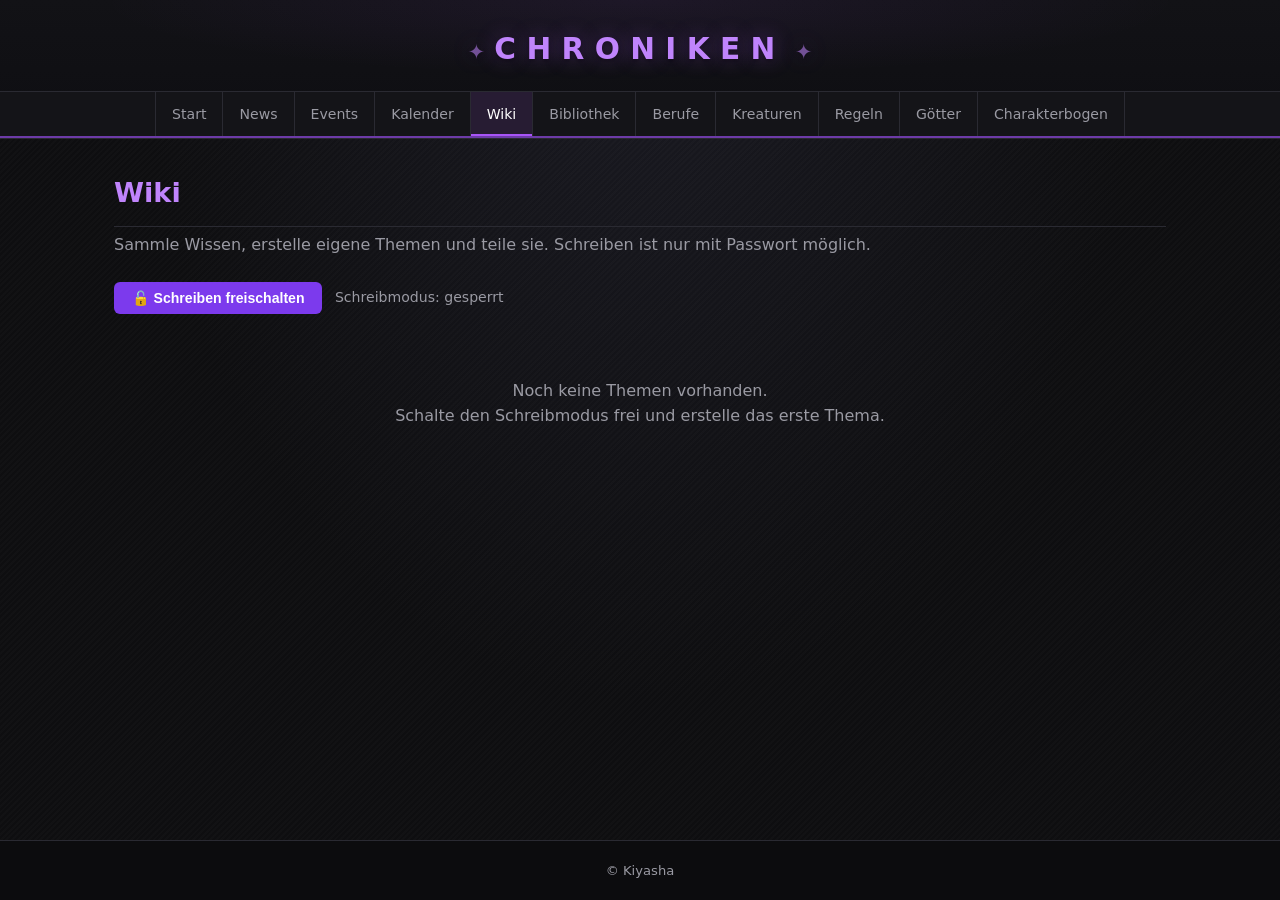
<file: wiki.html>
<!DOCTYPE html>
<html lang="de">
<head>
  <meta charset="UTF-8">
  <meta name="viewport" content="width=device-width, initial-scale=1.0">
  <title>Wiki – Chroniken</title>
  <link rel="stylesheet" href="style.css">
</head>
<body>
  <div class="bg-overlay"></div>
    <header>
    <div class="logo-wrap">
      <div class="logo">Chroniken</div>
    </div>
    <nav>
      <a href="index.html">Start</a>
      <a href="news.html">News</a>
      <a href="events.html">Events</a>
      <a href="kalender.html">Kalender</a>
      <a href="wiki.html" class="active">Wiki</a>
      <a href="bibliothek.html">Bibliothek</a>
      <a href="berufe.html">Berufe</a>
      <a href="kreaturen.html">Kreaturen</a>
      <a href="regeln.html">Regeln</a>
      <a href="goetter.html">Götter</a>
      <a href="charakterbogen.html">Charakterbogen</a>
    </nav>
  </header>

  <main>
    <h1 class="page-title">Wiki</h1>
    <p class="page-desc">Sammle Wissen, erstelle eigene Themen und teile sie. Schreiben ist nur mit Passwort möglich.</p>

    <div class="wiki-controls">
      <button class="btn" id="btnUnlock">🔓 Schreiben freischalten</button>
      <button class="btn secondary" id="btnNewTopic" style="display:none;">+ Neues Thema</button>
      <button class="btn secondary" id="btnLock" style="display:none;">🔒 Sperren</button>
      <span class="status" id="status">Schreibmodus: gesperrt</span>
    </div>

    <!-- Liste der Themen -->
    <div id="listView">
      <ul class="topic-list" id="topicList"></ul>
      <div class="empty" id="emptyState" style="display:none;">
        Noch keine Themen vorhanden.<br>
        Schalte den Schreibmodus frei und erstelle das erste Thema.
      </div>
    </div>

    <!-- Einzelnes Thema anzeigen -->
    <div id="viewTopic" style="display:none;">
      <div class="card">
        <h2 id="viewTitle"></h2>
        <div class="topic-meta" id="viewMeta"></div>
        <div class="topic-content" id="viewContent"></div>
        <div class="topic-actions" id="viewActions" style="display:none;">
          <button class="btn" id="btnEdit">Bearbeiten</button>
          <button class="btn danger" id="btnDelete">Löschen</button>
        </div>
        <button class="btn secondary" id="btnBack" style="margin-top:1rem;">← Zurück zur Liste</button>
      </div>
    </div>

    <!-- Editor (Neu / Bearbeiten) -->
    <div class="editor-area" id="editorArea">
      <div class="card">
        <h3 id="editorTitle">Neues Thema</h3>
        <div class="form-group">
          <label for="inputTitle">Titel</label>
          <input type="text" id="inputTitle" placeholder="Thema-Titel...">
        </div>
        <div class="form-group">
          <label for="inputContent">Inhalt</label>
          <textarea id="inputContent" placeholder="Schreibe hier deinen Text..."></textarea>
        </div>
        <div style="display:flex; gap:0.8rem;">
          <button class="btn" id="btnSave">Speichern</button>
          <button class="btn secondary" id="btnCancel">Abbrechen</button>
        </div>
      </div>
    </div>
  </main>

  <!-- Passwort Modal -->
  <div class="modal-overlay" id="pwModal">
    <div class="modal">
      <h3>Schreibmodus freischalten</h3>
      <p style="color:var(--text-muted); margin-bottom:1rem; font-size:0.9rem;">
        Passwort eingeben, um Themen zu erstellen und zu bearbeiten.
      </p>
      <div class="form-group">
        <input type="password" id="pwInput" placeholder="Passwort..." autocomplete="off">
      </div>
      <div class="modal-actions">
        <button class="btn" id="pwConfirm">Freischalten</button>
        <button class="btn secondary" id="pwCancel">Abbrechen</button>
      </div>
    </div>
  </div>

  <footer>
    <p>© Kiyasha</p>
  </footer>

  <script>
    // ===== Konfiguration =====
    const PASSWORD = "portal123";          // <-- hier Passwort ändern
    const STORAGE_KEY = "portal_wiki_topics";

    // ===== State =====
    let unlocked = false;
    let editingId = null;                  // null = neues Thema

    // ===== DOM =====
    const topicList   = document.getElementById("topicList");
    const emptyState  = document.getElementById("emptyState");
    const listView    = document.getElementById("listView");
    const viewTopic   = document.getElementById("viewTopic");
    const editorArea  = document.getElementById("editorArea");
    const statusEl    = document.getElementById("status");
    const btnUnlock   = document.getElementById("btnUnlock");
    const btnNewTopic = document.getElementById("btnNewTopic");
    const btnLock     = document.getElementById("btnLock");
    const pwModal     = document.getElementById("pwModal");
    const pwInput     = document.getElementById("pwInput");

    // ===== Storage =====
    function loadTopics() {
      try {
        return JSON.parse(localStorage.getItem(STORAGE_KEY)) || [];
      } catch {
        return [];
      }
    }

    function saveTopics(topics) {
      localStorage.setItem(STORAGE_KEY, JSON.stringify(topics));
    }

    // ===== Render Liste =====
    function renderList() {
      const topics = loadTopics().sort((a, b) => b.updated - a.updated);
      topicList.innerHTML = "";

      if (topics.length === 0) {
        emptyState.style.display = "block";
        return;
      }
      emptyState.style.display = "none";

      topics.forEach(t => {
        const li = document.createElement("li");
        const date = new Date(t.updated).toLocaleString("de-DE");
        li.innerHTML = `
          <a href="#" data-id="${t.id}">
            <strong>${escapeHtml(t.title)}</strong>
            <div class="topic-meta">Zuletzt geändert: ${date}</div>
          </a>`;
        li.querySelector("a").addEventListener("click", e => {
          e.preventDefault();
          showTopic(t.id);
        });
        topicList.appendChild(li);
      });
    }

    function escapeHtml(str) {
      return str
        .replace(/&/g, "&amp;")
        .replace(/</g, "&lt;")
        .replace(/>/g, "&gt;")
        .replace(/"/g, "&quot;");
    }

    // ===== Thema anzeigen =====
    function showTopic(id) {
      const topics = loadTopics();
      const t = topics.find(x => x.id === id);
      if (!t) return;

      document.getElementById("viewTitle").textContent = t.title;
      document.getElementById("viewMeta").textContent =
        "Zuletzt geändert: " + new Date(t.updated).toLocaleString("de-DE");
      document.getElementById("viewContent").textContent = t.content;

      const actions = document.getElementById("viewActions");
      actions.style.display = unlocked ? "flex" : "none";

      listView.style.display = "none";
      editorArea.classList.remove("visible");
      viewTopic.style.display = "block";

      // Edit / Delete Buttons
      document.getElementById("btnEdit").onclick = () => openEditor(t);
      document.getElementById("btnDelete").onclick = () => {
        if (confirm("Thema wirklich löschen?")) {
          const filtered = topics.filter(x => x.id !== id);
          saveTopics(filtered);
          showList();
        }
      };
    }

    function showList() {
      viewTopic.style.display = "none";
      editorArea.classList.remove("visible");
      listView.style.display = "block";
      renderList();
    }

    // ===== Editor =====
    function openEditor(topic = null) {
      editingId = topic ? topic.id : null;
      document.getElementById("editorTitle").textContent =
        topic ? "Thema bearbeiten" : "Neues Thema";
      document.getElementById("inputTitle").value = topic ? topic.title : "";
      document.getElementById("inputContent").value = topic ? topic.content : "";

      listView.style.display = "none";
      viewTopic.style.display = "none";
      editorArea.classList.add("visible");
      document.getElementById("inputTitle").focus();
    }

    function saveTopic() {
      const title = document.getElementById("inputTitle").value.trim();
      const content = document.getElementById("inputContent").value.trim();

      if (!title) {
        alert("Bitte einen Titel eingeben.");
        return;
      }

      const topics = loadTopics();
      const now = Date.now();

      if (editingId) {
        const t = topics.find(x => x.id === editingId);
        if (t) {
          t.title = title;
          t.content = content;
          t.updated = now;
        }
      } else {
        topics.push({
          id: "t_" + now + "_" + Math.random().toString(36).slice(2, 7),
          title,
          content,
          created: now,
          updated: now
        });
      }

      saveTopics(topics);
      showList();
    }

    // ===== Unlock / Lock =====
    function setUnlocked(state) {
      unlocked = state;
      statusEl.textContent = state ? "Schreibmodus: freigeschaltet" : "Schreibmodus: gesperrt";
      statusEl.classList.toggle("unlocked", state);
      btnUnlock.style.display = state ? "none" : "inline-block";
      btnNewTopic.style.display = state ? "inline-block" : "none";
      btnLock.style.display = state ? "inline-block" : "none";
    }

    // ===== Events =====
    btnUnlock.addEventListener("click", () => {
      pwModal.classList.add("open");
      pwInput.value = "";
      pwInput.focus();
    });

    document.getElementById("pwCancel").addEventListener("click", () => {
      pwModal.classList.remove("open");
    });

    document.getElementById("pwConfirm").addEventListener("click", () => {
      if (pwInput.value === PASSWORD) {
        setUnlocked(true);
        pwModal.classList.remove("open");
      } else {
        alert("Falsches Passwort.");
        pwInput.value = "";
        pwInput.focus();
      }
    });

    pwInput.addEventListener("keydown", e => {
      if (e.key === "Enter") document.getElementById("pwConfirm").click();
    });

    btnLock.addEventListener("click", () => setUnlocked(false));
    btnNewTopic.addEventListener("click", () => openEditor());
    document.getElementById("btnSave").addEventListener("click", saveTopic);
    document.getElementById("btnCancel").addEventListener("click", showList);
    document.getElementById("btnBack").addEventListener("click", showList);

    // ===== Init =====
    renderList();
  </script>
</body>
</html>
</file>
<file: style.css>
/* ===== Chroniken – Forum / RP Look ===== */
:root {
  --bg: #0e0e10;
  --bg-panel: #16161a;
  --bg-card: #1a1a1f;
  --bg-hover: #222228;
  --bg-input: #121216;
  --accent: #a855f7;
  --accent-dim: #7c3aed;
  --accent-soft: #c084fc;
  --text: #e4e4e8;
  --text-muted: #9a9aa3;
  --border: #2a2a32;
  --border-light: #3a3a45;
  --danger: #e11d48;
  --success: #22c55e;
  /* legacy aliases so old pages still work */
  --purple: var(--accent);
  --purple-bright: var(--accent-soft);
  --purple-dim: var(--accent-dim);
  --purple-dark: #5b21b6;
}

* {
  margin: 0;
  padding: 0;
  box-sizing: border-box;
}

body {
  font-family: 'Segoe UI', system-ui, -apple-system, sans-serif;
  background:
    repeating-linear-gradient(
      -45deg,
      transparent,
      transparent 2px,
      rgba(255,255,255,0.015) 2px,
      rgba(255,255,255,0.015) 4px
    ),
    radial-gradient(ellipse at 50% 0%, #1a1a22 0%, var(--bg) 55%);
  color: var(--text);
  min-height: 100vh;
  display: flex;
  flex-direction: column;
  line-height: 1.6;
}

.bg-overlay {
  display: none;
}

/* ===== HEADER – Logo zentriert wie Forum ===== */
header,
.site-header {
  background: linear-gradient(180deg, #121216 0%, #0e0e12 100%);
  border-bottom: 1px solid var(--border);
  padding: 0;
  display: flex;
  flex-direction: column;
  align-items: center;
  position: sticky;
  top: 0;
  z-index: 100;
}

.logo-wrap {
  width: 100%;
  text-align: center;
  padding: 1.6rem 1rem 1.1rem;
  border-bottom: 1px solid var(--border);
  background:
    radial-gradient(ellipse at 50% 0%, rgba(168, 85, 247, 0.08) 0%, transparent 60%);
}

.logo {
  font-size: 1.85rem;
  font-weight: 700;
  color: #c084fc;
  letter-spacing: 0.35em;
  text-transform: uppercase;
  text-shadow:
    0 0 20px rgba(168, 85, 247, 0.35),
    0 2px 4px rgba(0,0,0,0.5);
  display: inline-block;
}

.logo::before,
.logo::after {
  content: "✦";
  font-size: 0.7em;
  opacity: 0.55;
  margin: 0 0.45em;
  letter-spacing: 0;
}

nav {
  display: flex;
  gap: 0;
  flex-wrap: wrap;
  justify-content: center;
  width: 100%;
  background: #141418;
  border-bottom: 2px solid #6d3ba8;
}

nav a {
  color: var(--text-muted);
  text-decoration: none;
  font-size: 0.88rem;
  padding: 0.7rem 1rem;
  border-radius: 0;
  transition: all 0.2s;
  border-right: 1px solid var(--border);
  white-space: nowrap;
}

nav a:first-child {
  border-left: 1px solid var(--border);
}

nav a:hover,
nav a.active {
  color: #fff;
  background: rgba(168, 85, 247, 0.12);
  box-shadow: inset 0 -2px 0 var(--accent);
}

/* Main */
main {
  flex: 1;
  max-width: 1100px;
  width: 100%;
  margin: 0 auto;
  padding: 2rem 1.5rem;
}

/* Portal Hero */
.portal-main .hero {
  text-align: center;
  padding: 1.5rem 0 2rem;
}

.hero h1 {
  font-size: 1.9rem;
  color: var(--accent-soft);
  margin-bottom: 0.4rem;
  font-weight: 600;
}

.subtitle {
  color: var(--text-muted);
  font-size: 1.05rem;
  margin-bottom: 0.5rem;
}

.portal-gates {
  display: grid;
  grid-template-columns: repeat(auto-fit, minmax(220px, 1fr));
  gap: 1rem;
  margin-top: 1.5rem;
}

.gate {
  background: var(--bg-card);
  border: 1px solid var(--border);
  border-radius: 8px;
  padding: 1.5rem 1.2rem;
  text-decoration: none;
  color: inherit;
  transition: all 0.25s;
  display: block;
}

.gate:hover {
  border-color: var(--accent-dim);
  background: var(--bg-hover);
  transform: translateY(-2px);
  box-shadow: 0 8px 24px rgba(0, 0, 0, 0.35);
}

.gate-icon {
  font-size: 2rem;
  display: block;
  margin-bottom: 0.7rem;
}

.gate h2 {
  color: var(--accent-soft);
  font-size: 1.15rem;
  margin-bottom: 0.35rem;
  font-weight: 600;
}

.gate p {
  color: var(--text-muted);
  font-size: 0.85rem;
}

/* Page titles */
.page-title {
  font-size: 1.7rem;
  color: var(--accent-soft);
  margin-bottom: 0.3rem;
  border-bottom: 1px solid var(--border);
  padding-bottom: 0.7rem;
  font-weight: 600;
}

.page-desc {
  color: var(--text-muted);
  margin-bottom: 1.5rem;
}

/* Cards */
.card {
  background: var(--bg-card);
  border: 1px solid var(--border);
  border-radius: 8px;
  padding: 1.4rem;
  margin-bottom: 1.2rem;
}

.card h3 {
  color: var(--accent-soft);
  margin-bottom: 0.5rem;
}

/* Controls */
.wiki-controls {
  display: flex;
  flex-wrap: wrap;
  gap: 0.8rem;
  margin-bottom: 1.5rem;
  align-items: center;
}

.btn {
  background: var(--accent-dim);
  color: #fff;
  border: none;
  padding: 0.5rem 1.1rem;
  border-radius: 6px;
  cursor: pointer;
  font-weight: 600;
  font-size: 0.88rem;
  transition: all 0.2s;
}

.btn:hover {
  background: var(--accent);
}

.btn.secondary {
  background: transparent;
  border: 1px solid var(--border-light);
  color: var(--text-muted);
}

.btn.secondary:hover {
  border-color: var(--accent);
  color: var(--accent-soft);
  background: rgba(168, 85, 247, 0.08);
}

.btn.danger {
  background: var(--danger);
  color: #fff;
}

.status {
  font-size: 0.88rem;
  color: var(--text-muted);
}

.status.unlocked {
  color: var(--success);
}

/* Topic list */
.topic-list {
  list-style: none;
}

.topic-list li {
  background: var(--bg-card);
  border: 1px solid var(--border);
  border-radius: 6px;
  margin-bottom: 0.6rem;
  transition: border-color 0.2s;
}

.topic-list li:hover {
  border-color: var(--accent-dim);
}

.topic-list a {
  display: block;
  padding: 0.9rem 1.1rem;
  color: var(--text);
  text-decoration: none;
}

.topic-list a strong {
  color: var(--accent-soft);
}

.topic-meta {
  font-size: 0.8rem;
  color: var(--text-muted);
  margin-top: 0.25rem;
}

/* Forms */
.form-group {
  margin-bottom: 1.1rem;
}

.form-group label {
  display: block;
  margin-bottom: 0.35rem;
  color: var(--text-muted);
  font-size: 0.88rem;
}

input[type="text"],
input[type="password"],
textarea,
select {
  width: 100%;
  background: var(--bg-input);
  border: 1px solid var(--border);
  color: var(--text);
  padding: 0.65rem 0.9rem;
  border-radius: 6px;
  font-family: inherit;
  font-size: 0.95rem;
}

input:focus,
textarea:focus,
select:focus {
  outline: none;
  border-color: var(--accent);
  box-shadow: 0 0 0 2px rgba(168, 85, 247, 0.15);
}

textarea {
  min-height: 200px;
  resize: vertical;
  line-height: 1.5;
}

.editor-area {
  display: none;
}

.editor-area.visible {
  display: block;
}

.topic-content {
  white-space: pre-wrap;
  line-height: 1.7;
  margin-top: 0.8rem;
}

.topic-actions {
  margin-top: 1.2rem;
  display: flex;
  gap: 0.7rem;
}

/* Content blocks */
.content-block {
  margin-bottom: 1.8rem;
}

.content-block h2 {
  color: var(--accent-soft);
  font-size: 1.25rem;
  margin-bottom: 0.7rem;
  padding-bottom: 0.35rem;
  border-bottom: 1px solid var(--border);
}

.content-block p,
.content-block li {
  color: var(--text);
  margin-bottom: 0.5rem;
}

.content-block ul {
  padding-left: 1.3rem;
  margin-bottom: 0.8rem;
}

/* God / creature cards */
.god-grid {
  display: grid;
  grid-template-columns: repeat(auto-fit, minmax(260px, 1fr));
  gap: 1rem;
}

.god-card {
  background: var(--bg-card);
  border: 1px solid var(--border);
  border-radius: 8px;
  padding: 1.2rem;
  transition: border-color 0.2s, box-shadow 0.2s;
}

.god-card:hover {
  border-color: var(--accent-dim);
  box-shadow: 0 0 16px rgba(168, 85, 247, 0.1);
}

.god-card h3 {
  color: var(--accent-soft);
  margin-bottom: 0.3rem;
}

.god-card .domain {
  font-size: 0.82rem;
  color: var(--accent);
  margin-bottom: 0.6rem;
}

.god-card p {
  font-size: 0.92rem;
  color: var(--text-muted);
}

/* Modal */
.modal-overlay {
  display: none;
  position: fixed;
  inset: 0;
  background: rgba(0, 0, 0, 0.8);
  z-index: 200;
  align-items: center;
  justify-content: center;
}

.modal-overlay.open {
  display: flex;
}

.modal {
  background: var(--bg-card);
  border: 1px solid var(--border-light);
  border-radius: 10px;
  padding: 1.8rem;
  width: 90%;
  max-width: 380px;
  box-shadow: 0 16px 40px rgba(0, 0, 0, 0.5);
}

.modal h3 {
  color: var(--accent-soft);
  margin-bottom: 0.9rem;
}

.modal-actions {
  display: flex;
  gap: 0.7rem;
  margin-top: 1.1rem;
}

/* Footer */
footer {
  text-align: center;
  padding: 1.2rem;
  border-top: 1px solid var(--border);
  color: var(--text-muted);
  font-size: 0.82rem;
  background: #0c0c0e;
}

.empty {
  text-align: center;
  padding: 2.5rem 1rem;
  color: var(--text-muted);
}

@media (max-width: 700px) {
  .logo {
    font-size: 1.3rem;
    letter-spacing: 0.2em;
  }
  nav a {
    padding: 0.55rem 0.7rem;
    font-size: 0.8rem;
  }
  .hero h1 {
    font-size: 1.5rem;
  }
  .portal-gates {
    grid-template-columns: 1fr;
  }
}
</file>
